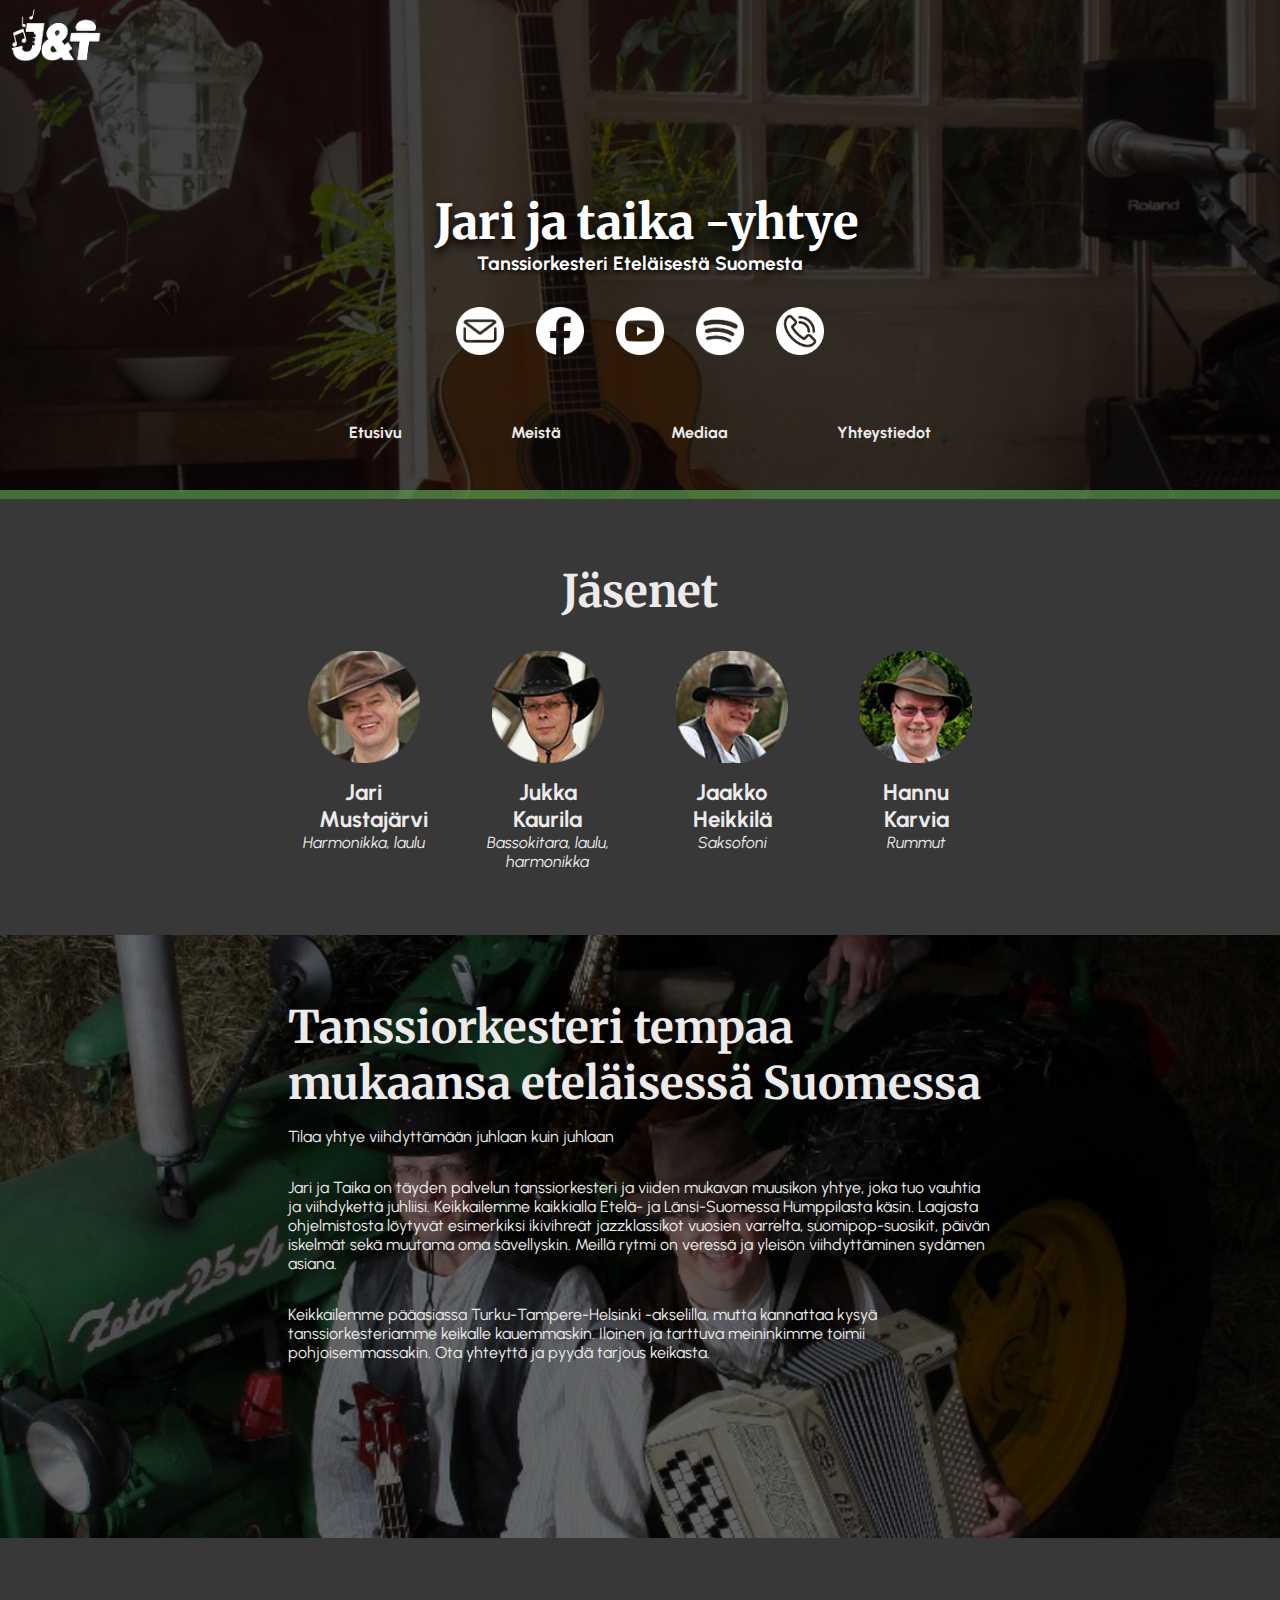
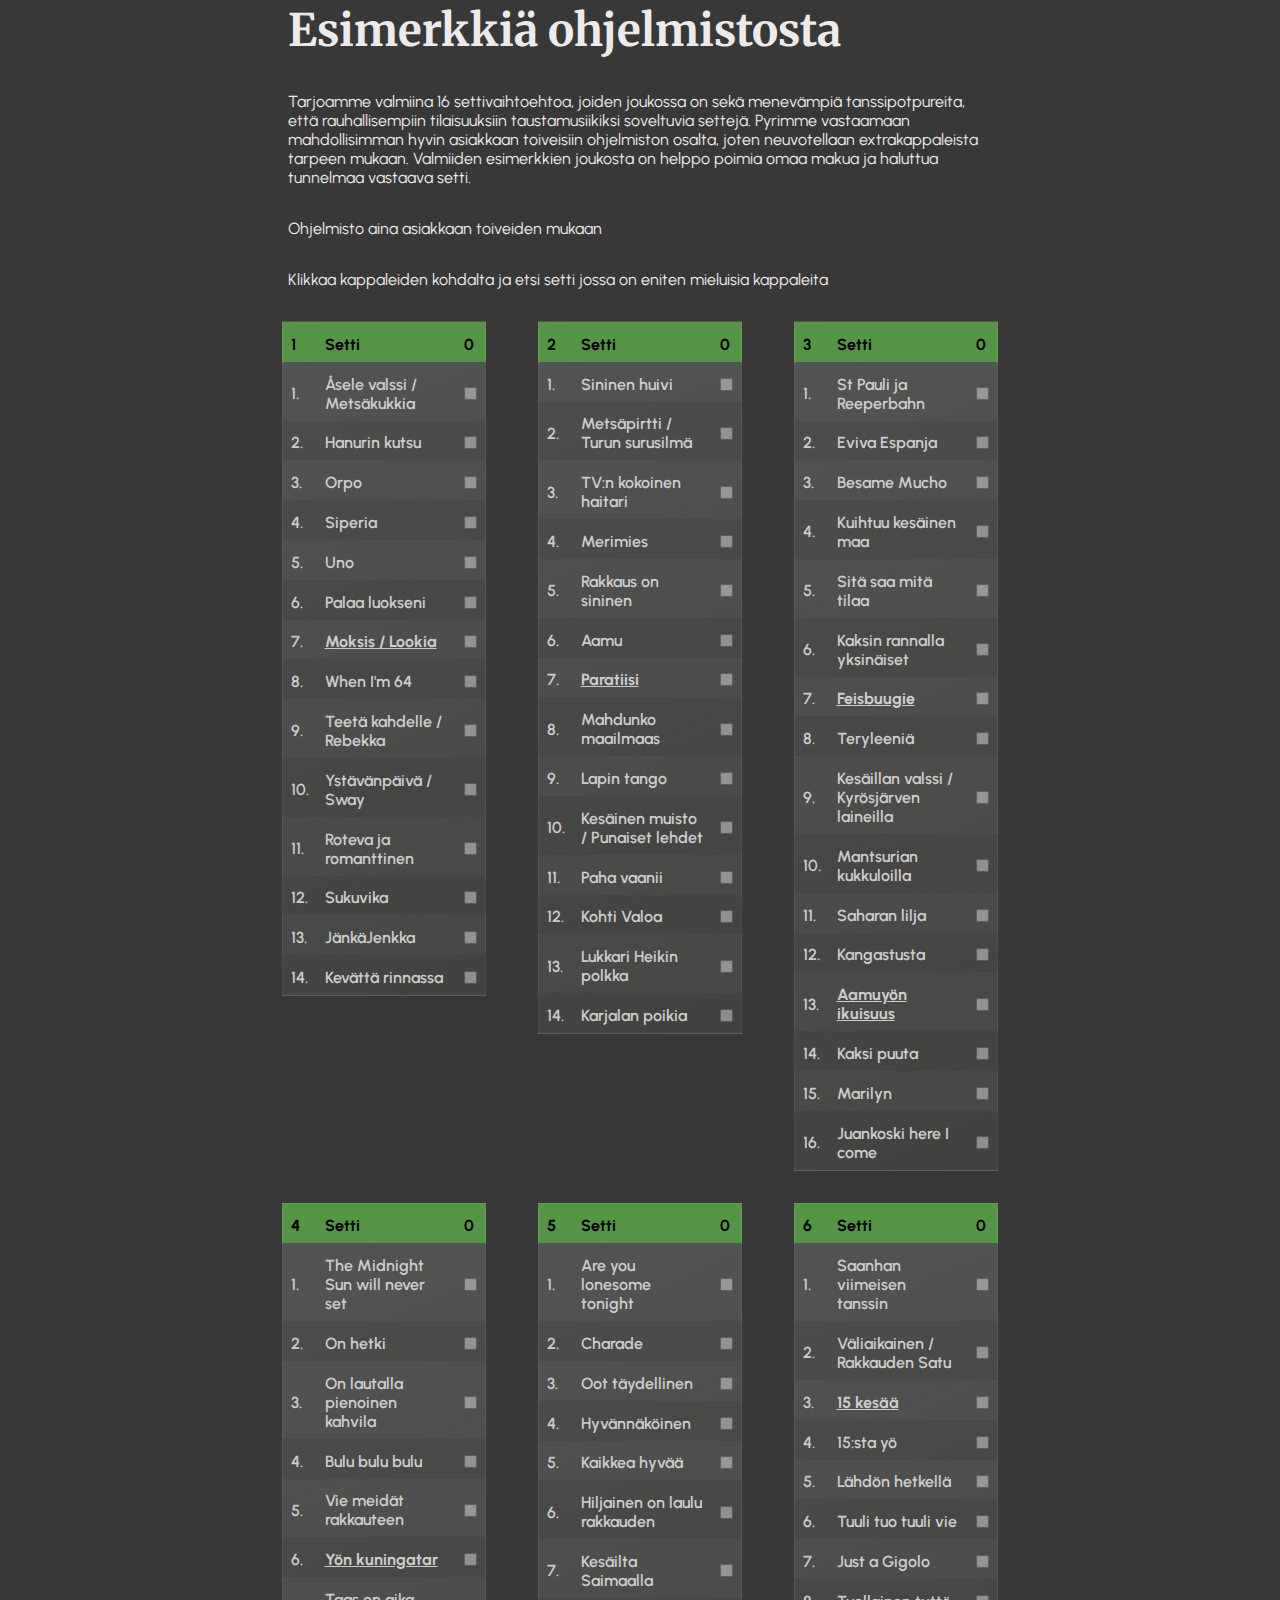
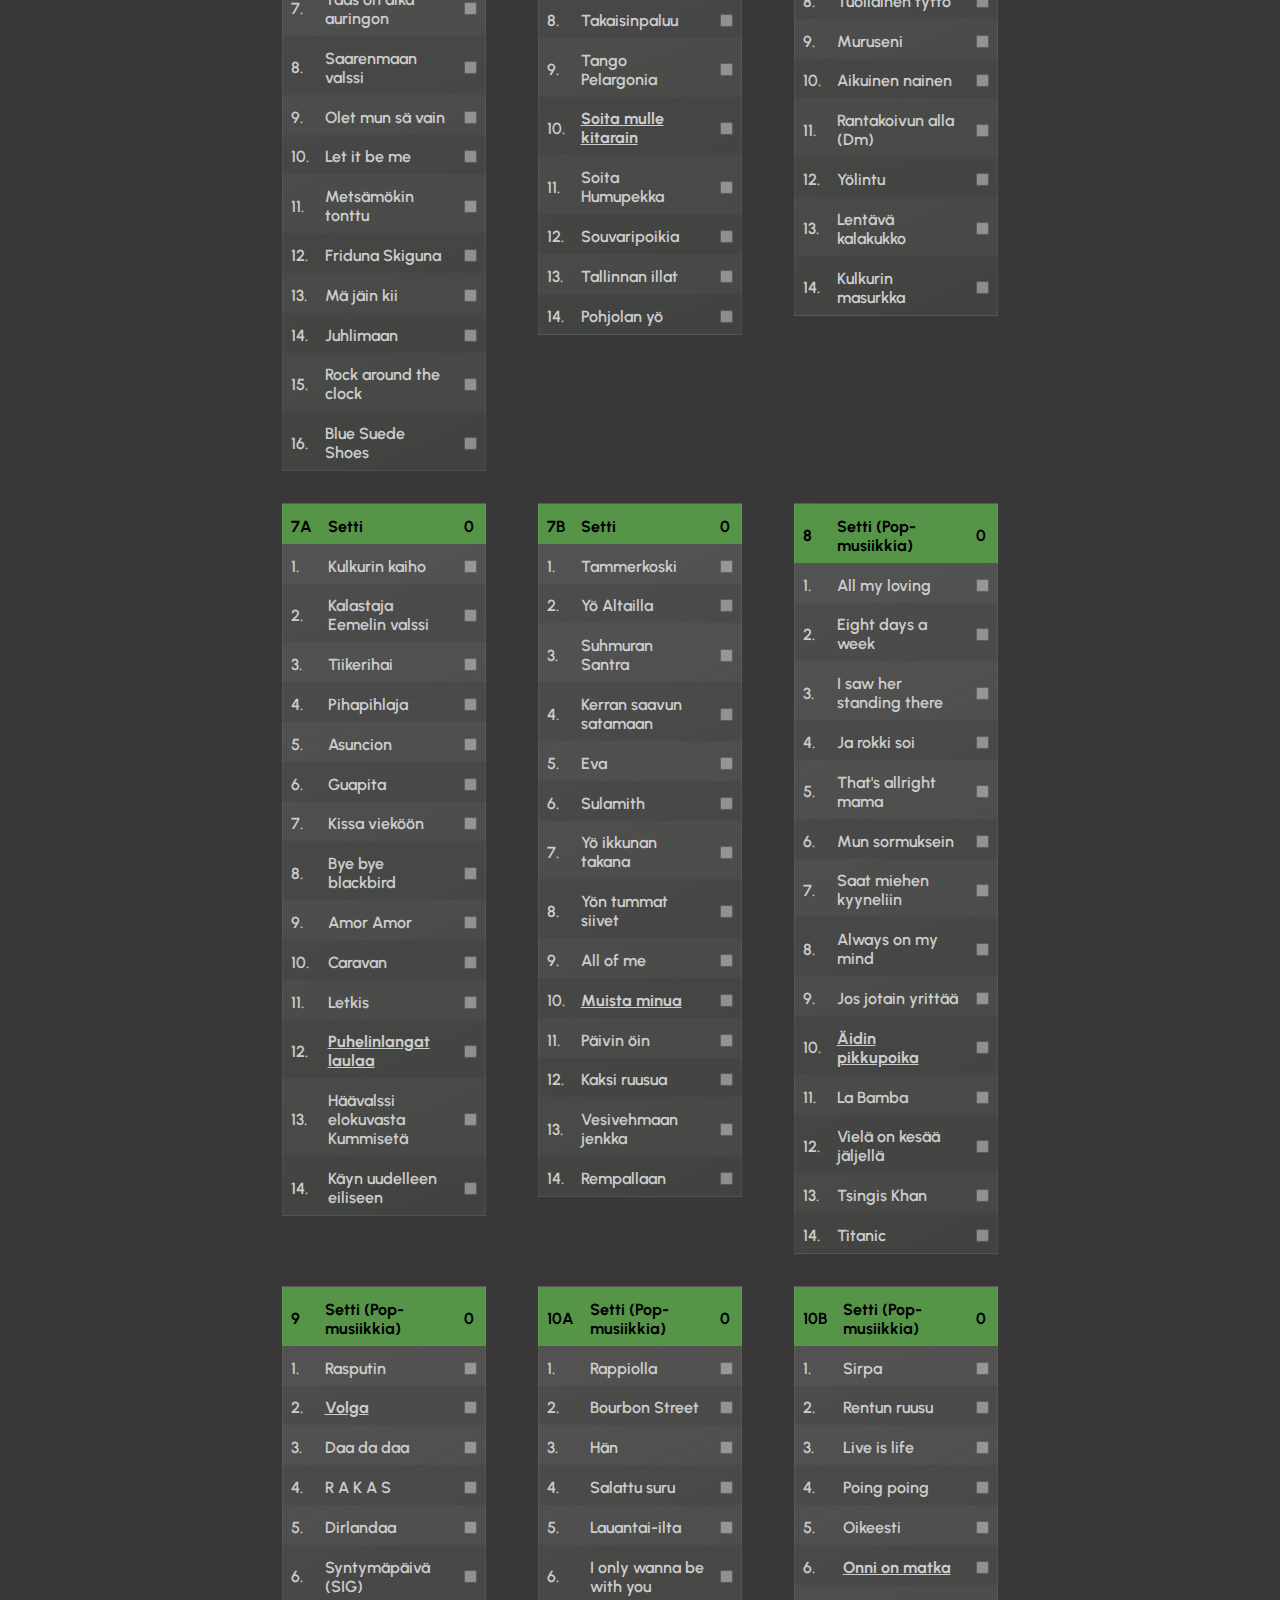
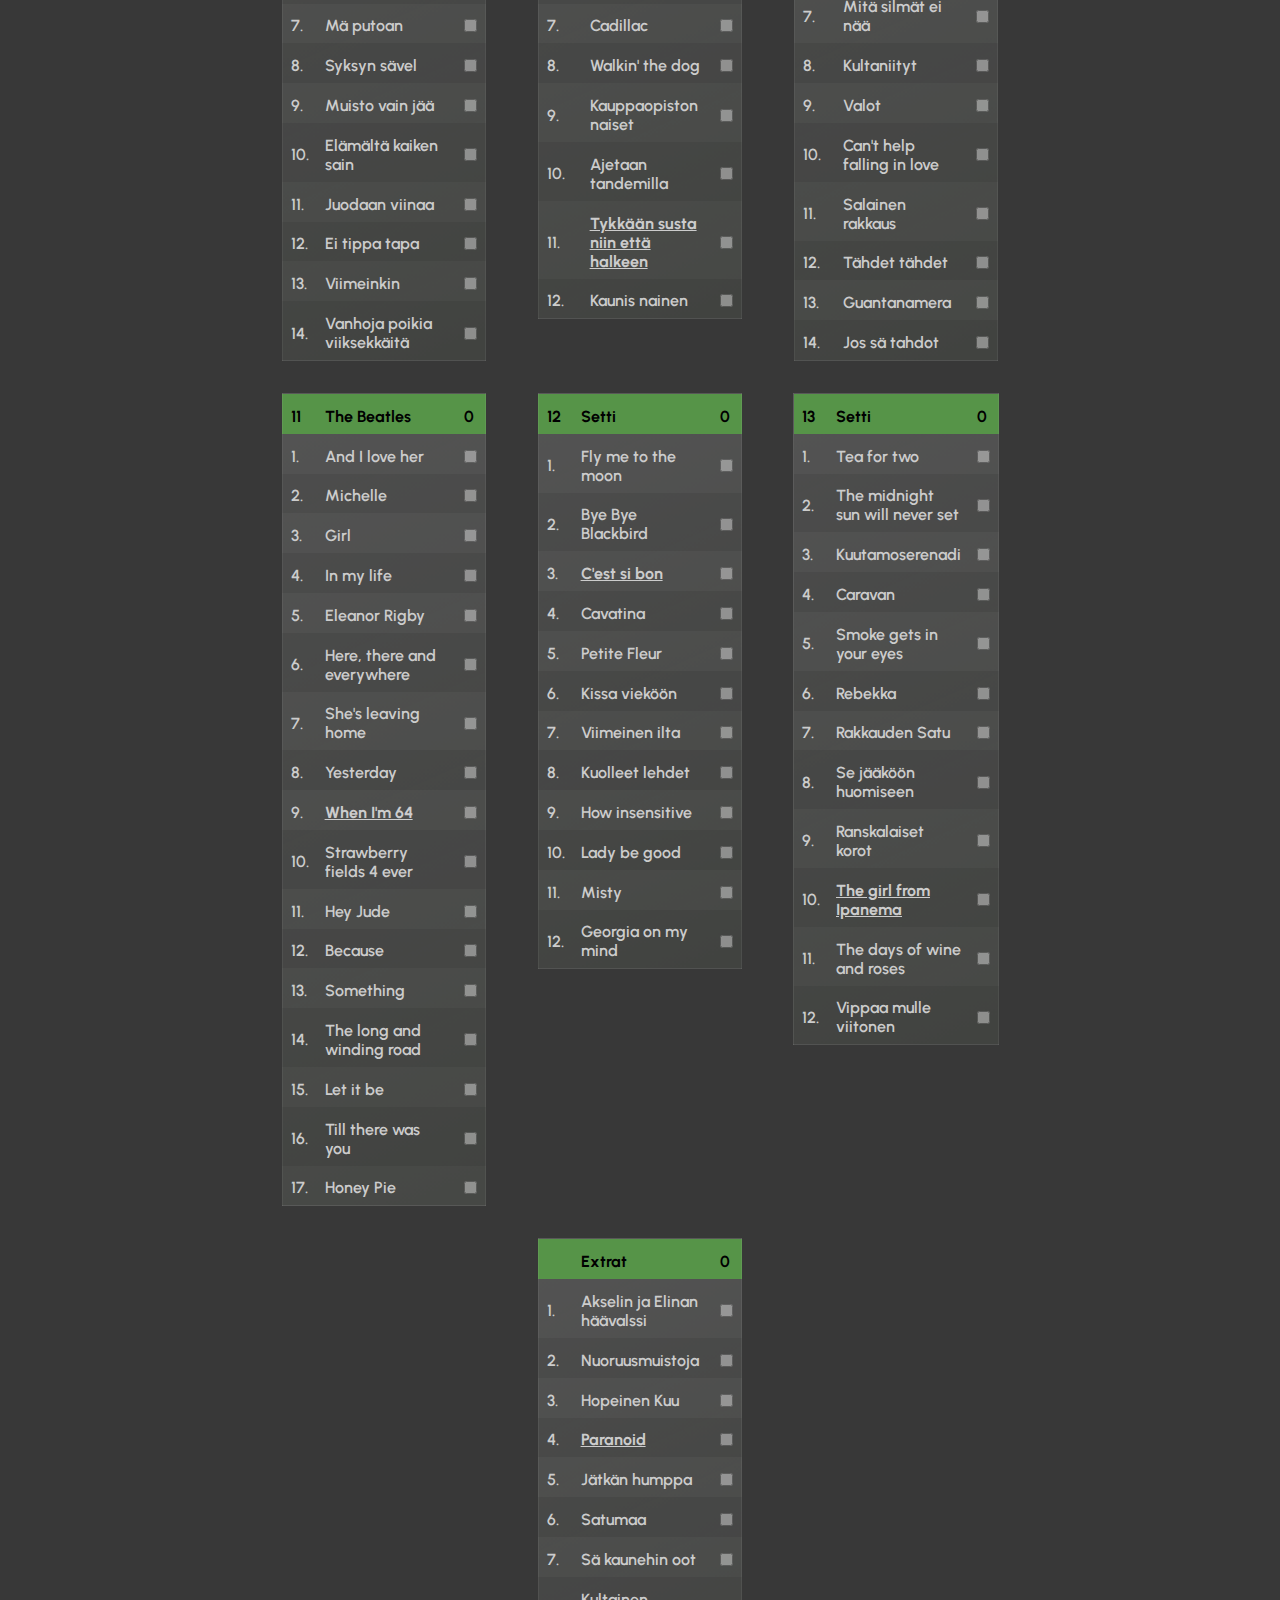
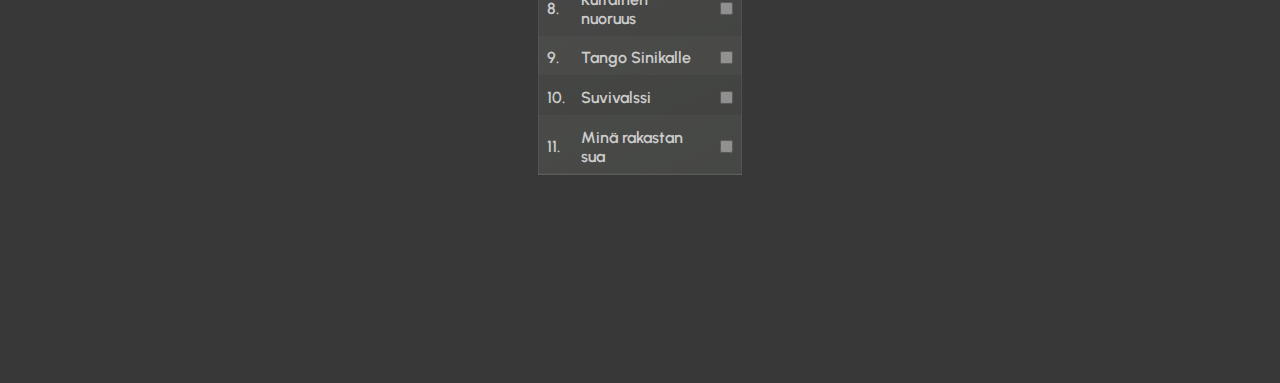
<file: projektitehtava/index.html>
<!DOCTYPE html>

<html lang="fi">


    <head>
        <meta charset="UTF-8">
        <title>Jari ja Taika - Etusivu</title>
        <link rel="stylesheet" href="css/stylestructure.css">
        <link rel="stylesheet" href="css/mediaquery.css">
        <meta name="viewport" content="width=device-width, initial-scale=1.0">
        <link rel="shortcut icon" type="image/svg" href="kuvat/JT-logo-square.svg">
        <link rel="preconnect" href="https://fonts.googleapis.com">
        <link rel="preconnect" href="https://fonts.gstatic.com" crossorigin>
        <link href="https://fonts.googleapis.com/css2?family=Merriweather:ital,wght@0,400;0,700;0,900;1,400;1,700&family=Urbanist:ital,wght@0,100;0,400;0,500;0,600;0,700;0,800;0,900;1,100;1,400;1,500;1,600;1,700;1,800;1,900&display=swap" rel="stylesheet">
    </head>


    <body>
        <header>
                <img class="pikkulogo" src="kuvat/JT-logo_dropshadow.png" alt="bändilogo">
                <h1>Jari ja taika -yhtye</h1>
                <h2>Tanssi&shy;orkesteri Eteläisestä Suomesta</h2>
                <div class="somerivi">
                    <a href="mailto:jaritaika@gmail.com" target="_blank"><img src="kuvat/icons/email.png" alt="email kuvake"></a>
                    <a href="https://www.facebook.com/JariTaika-191704827574713/" target="_blank"><img src="kuvat/icons/facebook.png" alt="facebook kuvake"></a>
                    <a href="https://www.youtube.com/watch?v=qCy4LEl-n7g" target="_blank"><img src="kuvat/icons/youtube.png" alt="youtube kuvake"></a>
                    <a href="https://open.spotify.com/artist/3AXzj9CsJxWYHX9IXtlFT2?si=FiyBx59sQwOPwewxCKpl7Q" target="_blank" class="spotifyheader"><img src="kuvat/icons/spotify.png" alt="spotify kuvake" class="spotifyheader"></a>
                    <a href="tel:+358407102496" target="_blank" class="puhelinheader"><img src="kuvat/icons/puhelin.png" alt="puhelin kuvake" class="puhelinheader"></a>
                </div>
                <div class="innercontainer">
                <div class="hamburger"></div>
            <nav class="hidden">
                <ul>
                    <li><a href="index.html">Etusivu</a></li>
                    <li><a href="meista.html">Meistä</a></li>
                    <li><a href="mediaa.html">Mediaa</a></li>
                    <li><a href="yhteystiedot.html">Yhteystiedot</a></li>
                </ul>
            </nav>
        </div>
        </header>

        <div class="maincontainer">

        <article class="pallokuvat">
            <div class="innercontainer">
            <h2>Jäsenet</h2>

            <div class="subcontainer">
            <div id="jari">
                <a href="meista.html#jaribio"><img src="kuvat/jarinaama.png" alt="Jari naamakuva"></a>
                <h3>Jari Mustajärvi</h3>
                <p class="roolietusivu">Harmonikka, laulu</p>
            </div>

            <div id="jukka">
                <a href="meista.html#jukkabio"><img src="kuvat/jukkanaama.png" alt="Jukka naamakuva"></a>
                <h3>Jukka Kaurila</h3>
                <p class="roolietusivu">Bassokitara, laulu, harmonikka</p>
            </div>

            <div id="jaakko">
                <a href="meista.html#jaakkobio"><img src="kuvat/jaakkonaama.png" alt="jaakko naamakuva"></a>
                <h3>Jaakko Heikkilä</h3>
                <p class="roolietusivu">Saksofoni</p>
            </div>

            <div id="hannu">
                <a href="meista.html#hannubio"><img src="kuvat/hannunaama.png" alt="Hannu naamakuva"></a>
                <h3>Hannu Karvia</h3>
                <p class="roolietusivu">Rummut</p>
            </div>
            </div>
            </div>
        </article>

        <article class="infoa">
            <div class="innercontainer">
            <h2>Tanssi&shy;orkesteri tempaa mukaansa eteläisessä Suomessa</h2>
            <p>Tilaa yhtye viihdyttämään juhlaan kuin juhlaan</p>
            <p>Jari ja Taika on täyden palvelun 
                tanssiorkesteri ja viiden mukavan muusikon yhtye, joka tuo vauhtia ja viihdykettä 
                juhliisi. Keikkailemme kaikkialla Etelä- ja Länsi-Suomessa Humppilasta käsin. 
                Laajasta ohjelmistosta löytyvät esimerkiksi ikivihreät jazzklassikot vuosien varrelta, 
                suomipop-suosikit, päivän iskelmät sekä muutama oma sävellyskin. Meillä rytmi on 
                veressä ja yleisön viihdyttäminen sydämen asiana.
                    </p>
            <p>Keikkailemme pääasiassa Turku-Tampere-Helsinki -akselilla, mutta kannattaa kysyä tanssiorkesteriamme 
                keikalle kauemmaskin. Iloinen ja tarttuva meininkimme toimii pohjoisemmassakin. Ota yhteyttä ja 
                pyydä tarjous keikasta.</p>
            </div>
        </article>

        <article id="ohjelmistosetti">
            <div class="innercontainer">
                <h2>Esimer&shy;kkiä ohjelmistosta</h2> <br>
                <p>Tarjoamme valmiina 16 settivaihtoehtoa, joiden joukossa on sekä menevämpiä tanssipotpureita, että 
                rauhallisempiin tilaisuuksiin taustamusiikiksi soveltuvia settejä. Pyrimme vastaamaan mahdollisimman 
                hyvin asiakkaan toiveisiin ohjelmiston osalta, joten neuvotellaan extrakappaleista tarpeen mukaan. 
                Valmiiden esimerkkien joukosta on helppo poimia omaa makua ja haluttua tunnelmaa vastaava setti.</p>
                <p>Ohjelmisto aina asiakkaan toiveiden mukaan</p>
                <p>Klikkaa kappaleiden kohdalta ja etsi setti jossa on eniten mieluisia kappaleita</p>
            <div id="excel">
            <div class="ohjelmistotable">
            <table>
                <tr>
                    <th>1</th><th id="setti">Setti</th><th id="laskuri" class="counter">0</th>
                </tr>
                <tr> <td>1.</td> <td>Åsele valssi / Metsäkukkia</td><td><input type="checkbox" name="loota"/></td> </tr>
                <tr> <td>2.</td> <td>Hanurin kutsu</td><td><input type="checkbox" name="loota"/></td> </tr>
                <tr> <td>3.</td> <td>Orpo</td><td><input type="checkbox" name="loota"/></td> </tr>
                <tr> <td>4.</td> <td>Siperia</td><td><input type="checkbox" name="loota"/></td> </tr>
                <tr> <td>5.</td> <td>Uno</td><td><input type="checkbox" name="loota"/></td> </tr>
                <tr> <td>6.</td> <td>Palaa luokseni</td><td><input type="checkbox" name="loota"/></td> </tr>
                <tr> <td>7.</td> <td><a href="https://open.spotify.com/track/6EdFBAHlCQqE1TsAvqMRBr?si=f6db8ff2dc47470a" target="_blank">Moksis / Lookia</a></td><td><input type="checkbox" name="loota"/></td> </tr>
                <tr> <td>8.</td> <td>When I'm 64</td><td><input type="checkbox" name="loota"/></td> </tr>
                <tr> <td>9.</td> <td>Teetä kahdelle / Rebekka</td><td><input type="checkbox" name="loota"/></td> </tr>
                <tr> <td>10.</td> <td>Ystävänpäivä / Sway</td><td><input type="checkbox" name="loota"/></td> </tr>
                <tr> <td>11.</td> <td>Roteva ja romanttinen</td><td><input type="checkbox" name="loota"/></td> </tr>
                <tr> <td>12.</td> <td>Sukuvika</td><td><input type="checkbox" name="loota"/></td> </tr>
                <tr> <td>13.</td> <td>JänkäJenkka</td><td><input type="checkbox" name="loota"/></td> </tr>
                <tr> <td>14.</td> <td>Kevättä rinnassa</td><td><input type="checkbox" name="loota"/></td> </tr>
            </table>
            </div>

            <div class="ohjelmistotable">
                <table>
                    <tr>
                        <th>2</th><th>Setti</th><th id="laskuri2" class="counter">0</th>
                    </tr>
                    <tr> <td>1.</td> <td>Sininen huivi</td><td><input type="checkbox" name="setti2"/></td> </tr>
                    <tr> <td>2.</td> <td>Metsäpirtti / Turun surusilmä</td><td><input type="checkbox" name="setti2"/></td> </tr>
                    <tr> <td>3.</td> <td>TV:n kokoinen haitari</td><td><input type="checkbox" name="setti2"/></td> </tr>
                    <tr> <td>4.</td> <td>Merimies</td><td><input type="checkbox" name="setti2"/></td> </tr>
                    <tr> <td>5.</td> <td>Rakkaus on sininen</td><td><input type="checkbox" name="setti2"/></td> </tr>
                    <tr> <td>6.</td> <td>Aamu</td><td><input type="checkbox" name="setti2"/></td> </tr>
                    <tr> <td>7.</td> <td><a href="https://www.youtube.com/watch?v=FJG76l345E4" target="_blank">Paratiisi</a></td><td><input type="checkbox" name="setti2"/></td> </tr>
                    <tr> <td>8.</td> <td>Mahdunko maailmaas</td><td><input type="checkbox" name="setti2"/></td> </tr>
                    <tr> <td>9.</td> <td>Lapin tango</td><td><input type="checkbox" name="setti2"/></td> </tr>
                    <tr> <td>10.</td> <td>Kesäinen muisto / Punaiset lehdet</td><td><input type="checkbox" name="setti2"/></td> </tr>
                    <tr> <td>11.</td> <td>Paha vaanii</td><td><input type="checkbox" name="setti2"/></td> </tr>
                    <tr> <td>12.</td> <td>Kohti Valoa</td><td><input type="checkbox" name="setti2"/></td> </tr>
                    <tr> <td>13.</td> <td>Lukkari Heikin polkka</td><td><input type="checkbox" name="setti2"/></td> </tr>
                    <tr> <td>14.</td> <td>Karjalan poikia</td><td><input type="checkbox" name="setti2"/></td> </tr>
                </table>
                </div>

            <div class="ohjelmistotable">
                <table>
                    <tr>
                        <th>3</th><th>Setti</th><th id="laskuri3" class="counter">0</th>
                    </tr>
                    <tr> <td>1.</td> <td>St Pauli ja Reeperbahn</td><td><input type="checkbox" name="setti3"/></td> </tr>
                    <tr> <td>2.</td> <td>Eviva Espanja</td><td><input type="checkbox" name="setti3"/></td> </tr>
                    <tr> <td>3.</td> <td>Besame Mucho</td><td><input type="checkbox" name="setti3"/></td> </tr>
                    <tr> <td>4.</td> <td>Kuihtuu kesäinen maa</td><td><input type="checkbox" name="setti3"/></td> </tr>
                    <tr> <td>5.</td> <td>Sitä saa mitä tilaa</td><td><input type="checkbox" name="setti3"/></td> </tr>
                    <tr> <td>6.</td> <td>Kaksin rannalla yksinäiset</td><td><input type="checkbox" name="setti3"/></td> </tr>
                    <tr> <td>7.</td> <td><a href="https://open.spotify.com/track/1IRDWWuCFuwPLVmnSE2Uhm?si=674030b073be4b9e" target="_blank">Feisbuugie</a></td><td><input type="checkbox" name="setti3"/></td> </tr>
                    <tr> <td>8.</td> <td>Teryleeniä</td><td><input type="checkbox" name="setti3"/></td> </tr>
                    <tr> <td>9.</td> <td>Kesäillan valssi / Kyrösjärven laineilla</td><td><input type="checkbox" name="setti3"/></td> </tr>
                    <tr> <td>10.</td> <td>Mantsurian kukkuloilla</td><td><input type="checkbox" name="setti3"/></td> </tr>
                    <tr> <td>11.</td> <td>Saharan lilja</td><td><input type="checkbox" name="setti3"/></td> </tr>
                    <tr> <td>12.</td> <td>Kangastusta</td><td><input type="checkbox" name="setti3"/></td> </tr>
                    <tr> <td>13.</td> <td><a href="https://open.spotify.com/track/1IRDWWuCFuwPLVmnSE2Uhm?si=674030b073be4b9e" target="_blank">Aamuyön ikuisuus</a></td><td><input type="checkbox" name="setti3"/></td> </tr>
                    <tr> <td>14.</td> <td>Kaksi puuta</td><td><input type="checkbox" name="setti3"/></td> </tr>
                    <tr> <td>15.</td> <td>Marilyn</td><td><input type="checkbox" name="setti3"/></td> </tr>
                    <tr> <td>16.</td> <td>Juankoski here I come</td><td><input type="checkbox" name="setti3"/></td> </tr>
                </table>
            </div>

            <div class="ohjelmistotable">
                <table>
                    <tr>
                        <th>4</th><th>Setti</th><th id="laskuri4" class="counter">0</th>
                    </tr>
                    <tr> <td>1.</td> <td>The Midnight Sun will never set</td><td><input type="checkbox" name="setti4"/></td> </tr>
                    <tr> <td>2.</td> <td>On hetki</td><td><input type="checkbox" name="setti4"/></td> </tr>
                    <tr> <td>3.</td> <td>On lautalla pienoinen kahvila</td><td><input type="checkbox" name="setti4"/></td> </tr>
                    <tr> <td>4.</td> <td>Bulu bulu bulu</td><td><input type="checkbox" name="setti4"/></td> </tr>
                    <tr> <td>5.</td> <td>Vie meidät rakkauteen</td><td><input type="checkbox" name="setti4"/></td> </tr>
                    <tr> <td>6.</td> <td><a href="https://www.youtube.com/watch?v=Hr-Oc_vc6mk" target="_blank">Yön kuningatar</a></td><td><input type="checkbox" name="setti4"/></td> </tr>
                    <tr> <td>7.</td> <td>Taas on aika auringon</td><td><input type="checkbox" name="setti4"/></td> </tr>
                    <tr> <td>8.</td> <td>Saarenmaan valssi</td><td><input type="checkbox" name="setti4"/></td> </tr>
                    <tr> <td>9.</td> <td>Olet mun sä vain</td><td><input type="checkbox" name="setti4"/></td> </tr>
                    <tr> <td>10.</td> <td>Let it be me</td><td><input type="checkbox" name="setti4"/></td> </tr>
                    <tr> <td>11.</td> <td>Metsämökin tonttu</td><td><input type="checkbox" name="setti4"/></td> </tr>
                    <tr> <td>12.</td> <td>Friduna Skiguna</td><td><input type="checkbox" name="setti4"/></td> </tr>
                    <tr> <td>13.</td> <td>Mä jäin kii </td><td><input type="checkbox" name="setti4"/></td> </tr>
                    <tr> <td>14.</td> <td>Juhlimaan</td><td><input type="checkbox" name="setti4"/></td> </tr>
                    <tr> <td>15.</td> <td>Rock around the clock</td><td><input type="checkbox" name="setti4"/></td> </tr>
                    <tr> <td>16.</td> <td>Blue Suede Shoes</td><td><input type="checkbox" name="setti4"/></td> </tr>
                </table>
            </div>

            <div class="ohjelmistotable">
                <table>
                    <tr>
                        <th>5</th><th>Setti</th><th id="laskuri5" class="counter">0</th>
                    </tr>
                    <tr> <td>1.</td> <td>Are you lonesome tonight</td><td><input type="checkbox" name="setti5"/></td> </tr>
                    <tr> <td>2.</td> <td>Charade</td><td><input type="checkbox" name="setti5"/></td> </tr>
                    <tr> <td>3.</td> <td>Oot täydellinen</td><td><input type="checkbox" name="setti5"/></td> </tr>
                    <tr> <td>4.</td> <td>Hyvännäköinen</td><td><input type="checkbox" name="setti5"/></td> </tr>
                    <tr> <td>5.</td> <td>Kaikkea hyvää</td><td><input type="checkbox" name="setti5"/></td> </tr>
                    <tr> <td>6.</td> <td>Hiljainen on laulu rakkauden</td><td><input type="checkbox" name="setti5"/></td> </tr>
                    <tr> <td>7.</td> <td>Kesäilta Saimaalla</td><td><input type="checkbox" name="setti5"/></td> </tr>
                    <tr> <td>8.</td> <td>Takaisinpaluu</td><td><input type="checkbox" name="setti5"/></td> </tr>
                    <tr> <td>9.</td> <td>Tango Pelargonia</td><td><input type="checkbox" name="setti5"/></td> </tr>
                    <tr> <td>10.</td> <td><a href="https://www.youtube.com/watch?v=bTyv4LnOgio" target="_blank">Soita mulle kitarain</a></td><td><input type="checkbox" name="setti5"/></td> </tr>
                    <tr> <td>11.</td> <td>Soita Humupekka</td><td><input type="checkbox" name="setti5"/></td> </tr>
                    <tr> <td>12.</td> <td>Souvaripoikia</td><td><input type="checkbox" name="setti5"/></td> </tr>
                    <tr> <td>13.</td> <td>Tallinnan illat</td><td><input type="checkbox" name="setti5"/></td> </tr>
                    <tr> <td>14.</td> <td>Pohjolan yö</td><td><input type="checkbox" name="setti5"/></td> </tr>
                </table>
            </div>

            <div class="ohjelmistotable">
                <table>
                    <tr>
                        <th>6</th><th>Setti</th><th id="laskuri6" class="counter">0</th>
                    </tr>
                    <tr> <td>1.</td> <td>Saanhan viimeisen tanssin</td><td><input type="checkbox" name="setti6"/></td> </tr>
                    <tr> <td>2.</td> <td>Väliaikainen / Rakkauden Satu</td><td><input type="checkbox" name="setti6"/></td> </tr>
                    <tr> <td>3.</td> <td><a href="https://www.youtube.com/watch?v=fteG45pyCeE" target="_blank">15 kesää</a></td><td><input type="checkbox" name="setti6"/></td> </tr>
                    <tr> <td>4.</td> <td>15:sta yö</td><td><input type="checkbox" name="setti6"/></td> </tr>
                    <tr> <td>5.</td> <td>Lähdön hetkellä</td><td><input type="checkbox" name="setti6"/></td> </tr>
                    <tr> <td>6.</td> <td>Tuuli tuo tuuli vie</td><td><input type="checkbox" name="setti6"/></td> </tr>
                    <tr> <td>7.</td> <td>Just a Gigolo</td><td><input type="checkbox" name="setti6"/></td> </tr>
                    <tr> <td>8.</td> <td>Tuollainen tyttö</td><td><input type="checkbox" name="setti6"/></td> </tr>
                    <tr> <td>9.</td> <td>Muruseni</td><td><input type="checkbox" name="setti6"/></td> </tr>
                    <tr> <td>10.</td> <td>Aikuinen nainen</td><td><input type="checkbox" name="setti6"/></td> </tr>
                    <tr> <td>11.</td> <td>Rantakoivun alla (Dm)</td><td><input type="checkbox" name="setti6"/></td> </tr>
                    <tr> <td>12.</td> <td>Yölintu</td><td><input type="checkbox" name="setti6"/></td> </tr>
                    <tr> <td>13.</td> <td>Lentävä kalakukko</td><td><input type="checkbox" name="setti6"/></td> </tr>
                    <tr> <td>14.</td> <td>Kulkurin masurkka</td><td><input type="checkbox" name="setti6"/></td> </tr>
                </table>
            </div>

            <div class="ohjelmistotable">
                <table>
                    <tr>
                        <th>7A</th><th>Setti</th><th id="laskuri7A" class="counter">0</th>
                    </tr>
                    <tr> <td>1.</td> <td>Kulkurin kaiho</td><td><input type="checkbox" name="setti7A"/></td> </tr>
                    <tr> <td>2.</td> <td>Kalastaja Eemelin valssi</td><td><input type="checkbox" name="setti7A"/></td> </tr>
                    <tr> <td>3.</td> <td>Tiikerihai</td><td><input type="checkbox" name="setti7A"/></td> </tr>
                    <tr> <td>4.</td> <td>Pihapihlaja</td><td><input type="checkbox" name="setti7A"/></td> </tr>
                    <tr> <td>5.</td> <td>Asuncion</td><td><input type="checkbox" name="setti7A"/></td> </tr>
                    <tr> <td>6.</td> <td>Guapita</td><td><input type="checkbox" name="setti7A"/></td> </tr>
                    <tr> <td>7.</td> <td>Kissa vieköön</td><td><input type="checkbox" name="setti7A"/></td> </tr>
                    <tr> <td>8.</td> <td>Bye bye blackbird</td><td><input type="checkbox" name="setti7A"/></td> </tr>
                    <tr> <td>9.</td> <td>Amor Amor</td><td><input type="checkbox" name="setti7A"/></td> </tr>
                    <tr> <td>10.</td> <td>Caravan</td><td><input type="checkbox" name="setti7A"/></td> </tr>
                    <tr> <td>11.</td> <td>Letkis</td><td><input type="checkbox" name="setti7A"/></td> </tr>
                    <tr> <td>12.</td> <td><a href="https://www.youtube.com/watch?v=dt16foNcXao" target="_blank">Puhelinlangat laulaa</a></td><td><input type="checkbox" name="setti7A"/></td> </tr>
                    <tr> <td>13.</td> <td>Häävalssi elokuvasta Kummisetä</td><td><input type="checkbox" name="setti7A"/></td> </tr>
                    <tr> <td>14.</td> <td>Käyn uudelleen eiliseen</td><td><input type="checkbox" name="setti7A"/></td> </tr>
                </table>
            </div>

            <div class="ohjelmistotable">
                <table>
                    <tr>
                        <th>7B</th><th>Setti</th><th id="laskuri7B" class="counter">0</th>
                    </tr>
                    <tr> <td>1.</td> <td>Tammerkoski</td><td><input type="checkbox" name="setti7B"/></td> </tr>
                    <tr> <td>2.</td> <td>Yö Altailla</td><td><input type="checkbox" name="setti7B"/></td> </tr>
                    <tr> <td>3.</td> <td>Suhmuran Santra</td><td><input type="checkbox" name="setti7B"/></td> </tr>
                    <tr> <td>4.</td> <td>Kerran saavun satamaan</td><td><input type="checkbox" name="setti7B"/></td> </tr>
                    <tr> <td>5.</td> <td>Eva</td><td><input type="checkbox" name="setti7B"/></td> </tr>
                    <tr> <td>6.</td> <td>Sulamith</td><td><input type="checkbox" name="setti7B"/></td> </tr>
                    <tr> <td>7.</td> <td>Yö ikkunan takana</td><td><input type="checkbox" name="setti7B"/></td> </tr>
                    <tr> <td>8.</td> <td>Yön tummat siivet</td><td><input type="checkbox" name="setti7B"/></td> </tr>
                    <tr> <td>9.</td> <td>All of me</td><td><input type="checkbox" name="setti7B"/></td> </tr>
                    <tr> <td>10.</td> <td><a href="https://www.youtube.com/watch?v=p8cAB34ZajA" target="_blank">Muista minua</a></td><td><input type="checkbox" name="setti7B"/></td> </tr>
                    <tr> <td>11.</td> <td>Päivin öin</td><td><input type="checkbox" name="setti7B"/></td> </tr>
                    <tr> <td>12.</td> <td>Kaksi ruusua</td><td><input type="checkbox" name="setti7B"/></td> </tr>
                    <tr> <td>13.</td> <td>Vesivehmaan jenkka</td><td><input type="checkbox" name="setti7B"/></td> </tr>
                    <tr> <td>14.</td> <td>Rempallaan</td><td><input type="checkbox" name="setti7B"/></td> </tr>
                </table>
            </div>

            <div class="ohjelmistotable">
                <table>
                    <tr>
                        <th>8</th><th>Setti (Pop-musiikkia)</th><th id="laskuri8" class="counter">0</th>
                    </tr>
                    <tr> <td>1.</td> <td>All my loving</td><td><input type="checkbox" name="setti8"/></td> </tr>
                    <tr> <td>2.</td> <td>Eight days a week</td><td><input type="checkbox" name="setti8"/></td> </tr>
                    <tr> <td>3.</td> <td>I saw her standing there</td><td><input type="checkbox" name="setti8"/></td> </tr>
                    <tr> <td>4.</td> <td>Ja rokki soi</td><td><input type="checkbox" name="setti8"/></td> </tr>
                    <tr> <td>5.</td> <td>That's allright mama</td><td><input type="checkbox" name="setti8"/></td> </tr>
                    <tr> <td>6.</td> <td>Mun sormuksein</td><td><input type="checkbox" name="setti8"/></td> </tr>
                    <tr> <td>7.</td> <td>Saat miehen kyyneliin</td><td><input type="checkbox" name="setti8"/></td> </tr>
                    <tr> <td>8.</td> <td>Always on my mind</td><td><input type="checkbox" name="setti8"/></td> </tr>
                    <tr> <td>9.</td> <td>Jos jotain yrittää</td><td><input type="checkbox" name="setti8"/></td> </tr>
                    <tr> <td>10.</td> <td><a href="https://www.youtube.com/watch?v=fdwdPVxU4s0" target="_blank">Äidin pikkupoika</a></td><td><input type="checkbox" name="setti8"/></td> </tr>
                    <tr> <td>11.</td> <td>La Bamba</td><td><input type="checkbox" name="setti8"/></td> </tr>
                    <tr> <td>12.</td> <td>Vielä on kesää jäljellä</td><td><input type="checkbox" name="setti8"/></td> </tr>
                    <tr> <td>13.</td> <td>Tsingis Khan </td><td><input type="checkbox" name="setti8"/></td> </tr>
                    <tr> <td>14.</td> <td>Titanic</td><td><input type="checkbox" name="setti8"/></td> </tr>
                </table>
            </div>

            <div class="ohjelmistotable">
                <table>
                    <tr>
                        <th>9</th><th>Setti (Pop-musiikkia)</th><th id="laskuri9" class="counter">0</th>
                    </tr>
                    <tr> <td>1.</td> <td>Rasputin</td><td><input type="checkbox" name="setti9"/></td> </tr>
                    <tr> <td>2.</td> <td><a href="https://www.youtube.com/watch?v=odLUseB_Pk4" target="_blank">Volga</a></td><td><input type="checkbox" name="setti9"/></td> </tr>
                    <tr> <td>3.</td> <td>Daa da daa</td><td><input type="checkbox" name="setti9"/></td> </tr>
                    <tr> <td>4.</td> <td>R A K A S</td><td><input type="checkbox" name="setti9"/></td> </tr>
                    <tr> <td>5.</td> <td>Dirlandaa</td><td><input type="checkbox" name="setti9"/></td> </tr>
                    <tr> <td>6.</td> <td>Syntymäpäivä (SIG)</td><td><input type="checkbox" name="setti9"/></td> </tr>
                    <tr> <td>7.</td> <td>Mä putoan</td><td><input type="checkbox" name="setti9"/></td> </tr>
                    <tr> <td>8.</td> <td>Syksyn sävel</td><td><input type="checkbox" name="setti9"/></td> </tr>
                    <tr> <td>9.</td> <td>Muisto vain jää</td><td><input type="checkbox" name="setti9"/></td> </tr>
                    <tr> <td>10.</td> <td>Elämältä kaiken sain</td><td><input type="checkbox" name="setti9"/></td> </tr>
                    <tr> <td>11.</td> <td>Juodaan viinaa</td><td><input type="checkbox" name="setti9"/></td> </tr>
                    <tr> <td>12.</td> <td>Ei tippa tapa</td><td><input type="checkbox" name="setti9"/></td> </tr>
                    <tr> <td>13.</td> <td>Viimeinkin</td><td><input type="checkbox" name="setti9"/></td> </tr>
                    <tr> <td>14.</td> <td>Vanhoja poikia viiksekkäitä</td><td><input type="checkbox" name="setti9"/></td> </tr>
                </table>
            </div>

            <div class="ohjelmistotable">
                <table>
                    <tr>
                        <th>10A</th><th>Setti (Pop-musiikkia)</th><th id="laskuri10A" class="counter">0</th>
                    </tr>
                    <tr> <td>1.</td> <td>Rappiolla</td><td><input type="checkbox" name="setti10A"/></td> </tr>
                    <tr> <td>2.</td> <td>Bourbon Street</td><td><input type="checkbox" name="setti10A"/></td> </tr>
                    <tr> <td>3.</td> <td>Hän</td><td><input type="checkbox" name="setti10A"/></td> </tr>
                    <tr> <td>4.</td> <td>Salattu suru</td><td><input type="checkbox" name="setti10A"/></td> </tr>
                    <tr> <td>5.</td> <td>Lauantai-ilta</td><td><input type="checkbox" name="setti10A"/></td> </tr>
                    <tr> <td>6.</td> <td>I only wanna be with you</td><td><input type="checkbox" name="setti10A"/></td> </tr>
                    <tr> <td>7.</td> <td>Cadillac</td><td><input type="checkbox" name="setti10A"/></td> </tr>
                    <tr> <td>8.</td> <td>Walkin' the dog</td><td><input type="checkbox" name="setti10A"/></td> </tr>
                    <tr> <td>9.</td> <td>Kauppaopiston naiset</td><td><input type="checkbox" name="setti10A"/></td> </tr>
                    <tr> <td>10.</td> <td>Ajetaan tandemilla</td><td><input type="checkbox" name="setti10A"/></td> </tr>
                    <tr> <td>11.</td> <td><a href="https://www.youtube.com/watch?v=nsMrcqA7NL0" target="_blank">Tykkään susta niin että halkeen</a></td><td><input type="checkbox" name="setti10A"/></td> </tr>
                    <tr> <td>12.</td> <td>Kaunis nainen</td><td><input type="checkbox" name="setti10A"/></td> </tr>
                </table>
            </div>

            <div class="ohjelmistotable">
                <table>
                    <tr>
                        <th>10B</th><th>Setti (Pop-musiikkia)</th><th id="laskuri10B" class="counter">0</th>
                    </tr>
                    <tr> <td>1.</td> <td>Sirpa</td><td><input type="checkbox" name="setti10B"/></td> </tr>
                    <tr> <td>2.</td> <td>Rentun ruusu</td><td><input type="checkbox" name="setti10B"/></td> </tr>
                    <tr> <td>3.</td> <td>Live is life</td><td><input type="checkbox" name="setti10B"/></td> </tr>
                    <tr> <td>4.</td> <td>Poing poing</td><td><input type="checkbox" name="setti10B"/></td> </tr>
                    <tr> <td>5.</td> <td>Oikeesti</td><td><input type="checkbox" name="setti10B"/></td> </tr>
                    <tr> <td>6.</td> <td><a href="https://open.spotify.com/track/5WqIhdLY2I6wGub9HNYs4Q?si=eb2b426213a84ee6" target="_blank">Onni on matka</a></td><td><input type="checkbox" name="setti10B"/></td> </tr>
                    <tr> <td>7.</td> <td>Mitä silmät ei nää</td><td><input type="checkbox" name="setti10B"/></td> </tr>
                    <tr> <td>8.</td> <td>Kultaniityt</td><td><input type="checkbox" name="setti10B"/></td> </tr>
                    <tr> <td>9.</td> <td>Valot</td><td><input type="checkbox" name="setti10B"/></td> </tr>
                    <tr> <td>10.</td> <td>Can't help falling in love</td><td><input type="checkbox" name="setti10B"/></td> </tr>
                    <tr> <td>11.</td> <td>Salainen rakkaus</td><td><input type="checkbox" name="setti10B"/></td> </tr>
                    <tr> <td>12.</td> <td>Tähdet tähdet</td><td><input type="checkbox" name="setti10B"/></td> </tr>
                    <tr> <td>13.</td> <td>Guantanamera</td><td><input type="checkbox" name="setti10B"/></td> </tr>
                    <tr> <td>14.</td> <td>Jos sä tahdot</td><td><input type="checkbox" name="setti10B"/></td> </tr>
                </table>
            </div>

            <div class="ohjelmistotable">
                <table>
                    <tr>
                        <th>11</th><th>The Beatles</th><th id="laskuri11" class="counter">0</th>
                    </tr>
                    <tr> <td>1.</td> <td>And I love her</td><td><input type="checkbox" name="setti11"/></td> </tr>
                    <tr> <td>2.</td> <td>Michelle</td><td><input type="checkbox" name="setti11"/></td> </tr>
                    <tr> <td>3.</td> <td>Girl</td><td><input type="checkbox" name="setti11"/></td> </tr>
                    <tr> <td>4.</td> <td>In my life</td><td><input type="checkbox" name="setti11"/></td> </tr>
                    <tr> <td>5.</td> <td>Eleanor Rigby</td><td><input type="checkbox" name="setti11"/></td> </tr>
                    <tr> <td>6.</td> <td>Here, there and everywhere</td><td><input type="checkbox" name="setti11"/></td> </tr>
                    <tr> <td>7.</td> <td>She's leaving home</td><td><input type="checkbox" name="setti11"/></td> </tr>
                    <tr> <td>8.</td> <td>Yesterday</td><td><input type="checkbox" name="setti11"/></td> </tr>
                    <tr> <td>9.</td> <td><a href="https://www.youtube.com/watch?v=HCTunqv1Xt4" target="_blank">When I'm 64</a></td><td><input type="checkbox" name="setti11"/></td> </tr>
                    <tr> <td>10.</td> <td>Strawberry fields 4 ever</td><td><input type="checkbox" name="setti11"/></td> </tr>
                    <tr> <td>11.</td> <td>Hey Jude</td><td><input type="checkbox" name="setti11"/></td> </tr>
                    <tr> <td>12.</td> <td>Because</td><td><input type="checkbox" name="setti11"/></td> </tr>
                    <tr> <td>13.</td> <td>Something</td><td><input type="checkbox" name="setti11"/></td> </tr>
                    <tr> <td>14.</td> <td>The long and winding road</td><td><input type="checkbox" name="setti11"/></td> </tr>
                    <tr> <td>15.</td> <td>Let it be</td><td><input type="checkbox" name="setti11"/></td> </tr>
                    <tr> <td>16.</td> <td>Till there was you</td><td><input type="checkbox" name="setti11"/></td> </tr>
                    <tr> <td>17.</td> <td>Honey Pie</td><td><input type="checkbox" name="setti11"/></td> </tr>
                </table>
            </div>

            <div class="ohjelmistotable">
                <table>
                    <tr>
                        <th>12</th><th>Setti</th><th id="laskuri12" class="counter">0</th>
                    </tr>
                    <tr> <td>1.</td> <td>Fly me to the moon</td><td><input type="checkbox" name="setti12"/></td> </tr>
                    <tr> <td>2.</td> <td>Bye Bye Blackbird</td><td><input type="checkbox" name="setti12"/></td> </tr>
                    <tr> <td>3.</td> <td><a href="https://www.youtube.com/watch?v=NWCo5ex40IQ" target="_blank">C'est si bon</a></td><td><input type="checkbox" name="setti12"/></td> </tr>
                    <tr> <td>4.</td> <td>Cavatina</td><td><input type="checkbox" name="setti12"/></td> </tr>
                    <tr> <td>5.</td> <td>Petite Fleur</td><td><input type="checkbox" name="setti12"/></td> </tr>
                    <tr> <td>6.</td> <td>Kissa vieköön</td><td><input type="checkbox" name="setti12"/></td> </tr>
                    <tr> <td>7.</td> <td>Viimeinen ilta</td><td><input type="checkbox" name="setti12"/></td> </tr>
                    <tr> <td>8.</td> <td>Kuolleet lehdet</td><td><input type="checkbox" name="setti12"/></td> </tr>
                    <tr> <td>9.</td> <td>How insensitive</td><td><input type="checkbox" name="setti12"/></td> </tr>
                    <tr> <td>10.</td> <td>Lady be good</td><td><input type="checkbox" name="setti12"/></td> </tr>
                    <tr> <td>11.</td> <td>Misty</td><td><input type="checkbox" name="setti12"/></td> </tr>
                    <tr> <td>12.</td> <td>Georgia on my mind</td><td><input type="checkbox" name="setti12"/></td> </tr>
                </table>
            </div>

            <div class="ohjelmistotable">
                <table>
                    <tr>
                        <th>13</th><th>Setti</th><th id="laskuri13" class="counter">0</th>
                    </tr>
                    <tr> <td>1.</td> <td>Tea for two</td><td><input type="checkbox" name="setti13"/></td> </tr>
                    <tr> <td>2.</td> <td>The midnight sun will never set</td><td><input type="checkbox" name="setti13"/></td> </tr>
                    <tr> <td>3.</td> <td>Kuutamoserenadi</td><td><input type="checkbox" name="setti13"/></td> </tr>
                    <tr> <td>4.</td> <td>Caravan</td><td><input type="checkbox" name="setti13"/></td> </tr>
                    <tr> <td>5.</td> <td>Smoke gets in your eyes</td><td><input type="checkbox" name="setti13"/></td> </tr>
                    <tr> <td>6.</td> <td>Rebekka</td><td><input type="checkbox" name="setti13"/></td> </tr>
                    <tr> <td>7.</td> <td>Rakkauden Satu</td><td><input type="checkbox" name="setti13"/></td> </tr>
                    <tr> <td>8.</td> <td>Se jääköön huomiseen</td><td><input type="checkbox" name="setti13"/></td> </tr>
                    <tr> <td>9.</td> <td>Ranskalaiset korot</td><td><input type="checkbox" name="setti13"/></td> </tr>
                    <tr> <td>10.</td> <td><a href="https://www.youtube.com/watch?v=mD6pbCSeWLs" target="_blank">The girl from Ipanema</a></td><td><input type="checkbox" name="setti13"/></td> </tr>
                    <tr> <td>11.</td> <td>The days of wine and roses</td><td><input type="checkbox" name="setti13"/></td> </tr>
                    <tr> <td>12.</td> <td>Vippaa mulle viitonen</td><td><input type="checkbox" name="setti13"/></td> </tr>
                </table>
            </div>

            <div class="ohjelmistotable">
                <table>
                    <tr>
                        <th></th><th>Extrat</th><th id="laskuriExtrat" class="counter">0</th>
                    </tr>
                    <tr> <td>1.</td> <td>Akselin ja Elinan häävalssi</td><td><input type="checkbox" name="settiExtrat"/></td> </tr>
                    <tr> <td>2.</td> <td>Nuoruusmuistoja</td><td><input type="checkbox" name="settiExtrat"/></td> </tr>
                    <tr> <td>3.</td> <td>Hopeinen Kuu</td><td><input type="checkbox" name="settiExtrat"/></td> </tr>
                    <tr> <td>4.</td> <td><a href="https://www.youtube.com/watch?v=uk_wUT1CvWM" target="_blank">Paranoid</a></td><td><input type="checkbox" name="settiExtrat"/></td> </tr>
                    <tr> <td>5.</td> <td>Jätkän humppa</td><td><input type="checkbox" name="settiExtrat"/></td> </tr>
                    <tr> <td>6.</td> <td>Satumaa</td><td><input type="checkbox" name="settiExtrat"/></td> </tr>
                    <tr> <td>7.</td> <td>Sä kaunehin oot</td><td><input type="checkbox" name="settiExtrat"/></td> </tr>
                    <tr> <td>8.</td> <td>Kultainen nuoruus </td><td><input type="checkbox" name="settiExtrat"/></td> </tr>
                    <tr> <td>9.</td> <td>Tango Sinikalle</td><td><input type="checkbox" name="settiExtrat"/></td> </tr>
                    <tr> <td>10.</td> <td>Suvivalssi</td><td><input type="checkbox" name="settiExtrat"/></td> </tr>
                    <tr> <td>11.</td> <td>Minä rakastan sua</td><td><input type="checkbox" name="settiExtrat"/></td> </tr>
                </table>
            </div>
                
        </div>
        </div>
        </article>

        </div>
        <script src="script.js"></script>
    </body>


</html>
</file>
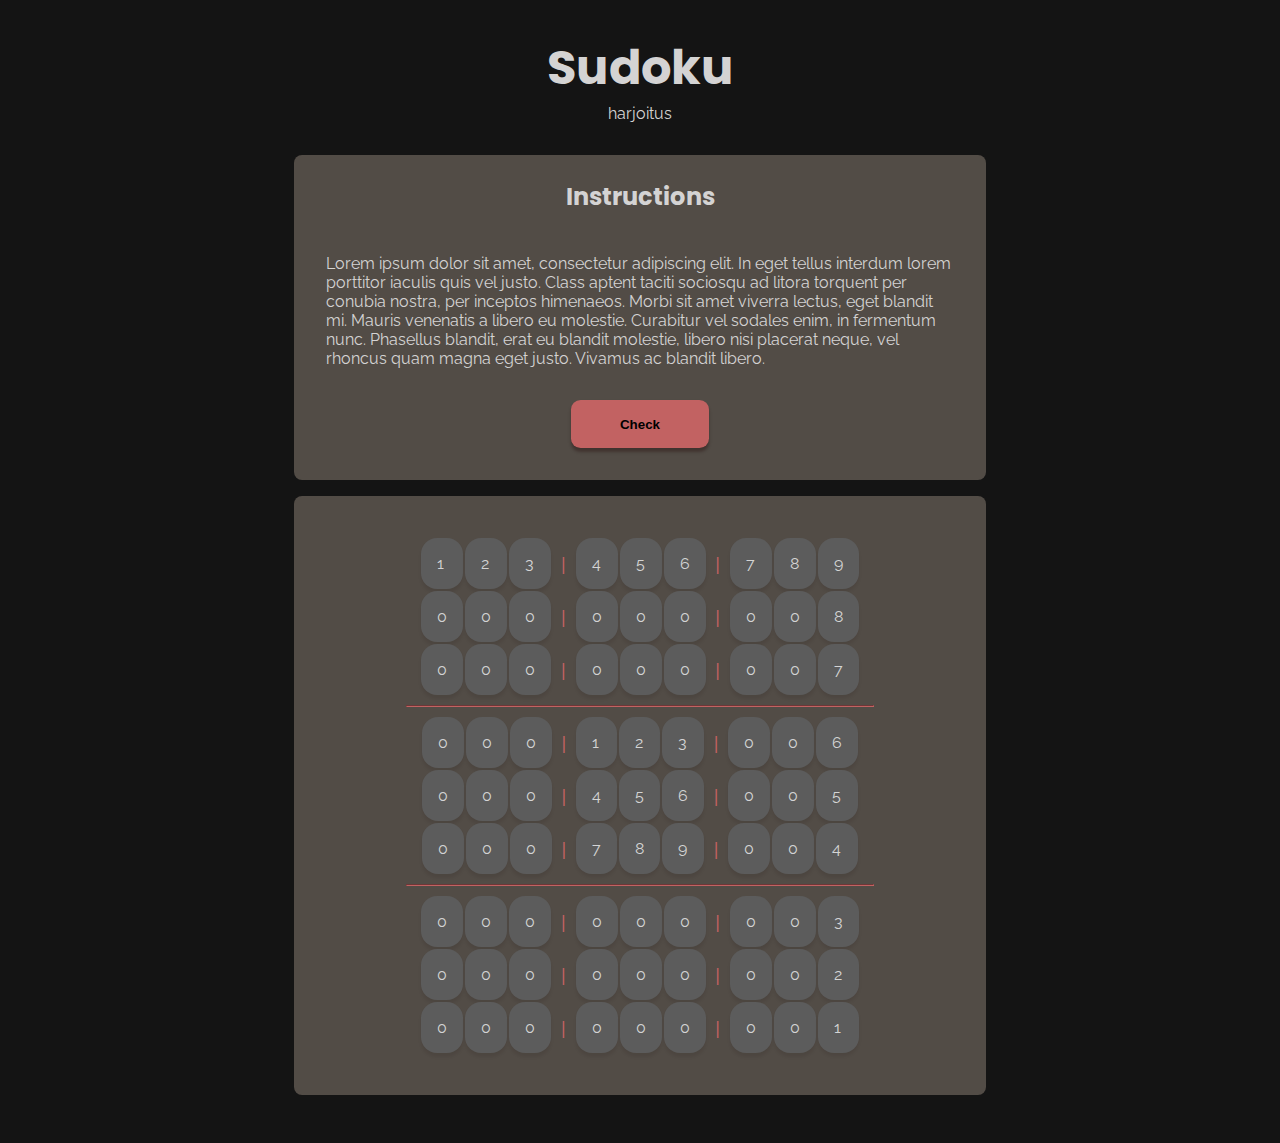
<file: Sudoku/index.html>
<html lang="en">
<head>
    <link rel="stylesheet" href="style.css">
    <meta charset="UTF-8">
    <meta http-equiv="X-UA-Compatible" content="IE=edge">
    <meta name="viewport" content="width=device-width, initial-scale=1.0">
    <script src="https://ajax.googleapis.com/ajax/libs/jquery/3.5.1/jquery.min.js"></script>
    <title>Sudoku - epic edition</title>
    <link rel="preconnect" href="https://fonts.googleapis.com">
    <link rel="preconnect" href="https://fonts.gstatic.com" crossorigin>
    <link href="https://fonts.googleapis.com/css2?family=Poppins:wght@500;700&family=Raleway&display=swap" rel="stylesheet">
</head>

<body>
    

    <h1>Sudoku</h1>
    <p class="alaotsikko">harjoitus</p>
    <div id="ohje">

        <h2>Instructions</h2>
        <p>Lorem ipsum dolor sit amet, consectetur adipiscing elit. In eget tellus interdum lorem 
            porttitor iaculis quis vel justo. Class aptent taciti sociosqu ad litora torquent per 
            conubia nostra, per inceptos himenaeos. Morbi sit amet viverra lectus, eget blandit mi. 
            Mauris venenatis a libero eu molestie. Curabitur vel sodales enim, in fermentum nunc. 
            Phasellus blandit, erat eu blandit molestie, libero nisi placerat neque, vel rhoncus 
            quam magna eget justo. Vivamus ac blandit libero.</p>

        <button id="check">Check</button>

        <div class="Fader">
            <ul>
                <li id="RowValidator">Rows: valid</li>
                <li id="ColumnValidator">Columns: valid</li>
                <li id="SquareValidator">Squares: valid</li>
            </ul>
        </div>

    </div>

    <div id="peli">

        <table class="pelitable" id="eka">
            <tr id="1">
                <td>1</td><td>2</td><td>3</td> <th class="line">|</th> <td>4</td><td>5</td><td>6</td> <th class="line">|</th> <td>7</td><td>8</td><td>9</td>
            </tr>
            <tr id="2">
                <td>0</td><td>0</td><td>0</td> <th class="line">|</th> <td>0</td><td>0</td><td>0</td> <th class="line">|</th> <td>0</td><td>0</td><td>8</td>
            </tr>
            <tr id="3">
                <td>0</td><td>0</td><td>0</td> <th class="line">|</th> <td>0</td><td>0</td><td>0</td> <th class="line">|</th> <td>0</td><td>0</td><td>7</td>
            </tr>
            </table>
            <hr>
            <table class="pelitable" id="toka">
                <tr id="1">
                    <td>0</td><td>0</td><td>0</td> <th class="line">|</th> <td>1</td><td>2</td><td>3</td> <th class="line">|</th> <td>0</td><td>0</td><td>6</td>
                </tr>
                <tr id="2">
                    <td>0</td><td>0</td><td>0</td> <th class="line">|</th> <td>4</td><td>5</td><td>6</td> <th class="line">|</th> <td>0</td><td>0</td><td>5</td>
                </tr>
                <tr id="3">
                    <td>0</td><td>0</td><td>0</td> <th class="line">|</th> <td>7</td><td>8</td><td>9</td> <th class="line">|</th> <td>0</td><td>0</td><td>4</td>
                </tr>
            </table>
            <hr>
            <table class="pelitable" id="kolmas">
                <tr id="1">
                    <td>0</td><td>0</td><td>0</td> <th class="line">|</th> <td>0</td><td>0</td><td>0</td> <th class="line">|</th> <td>0</td><td>0</td><td>3</td>
                </tr>
                <tr id="2">
                    <td>0</td><td>0</td><td>0</td> <th class="line">|</th> <td>0</td><td>0</td><td>0</td> <th class="line">|</th> <td>0</td><td>0</td><td>2</td>
                </tr>
                <tr id="3">
                    <td>0</td><td>0</td><td>0</td> <th class="line">|</th> <td>0</td><td>0</td><td>0</td> <th class="line">|</th> <td>0</td><td>0</td><td>1</td>
                </tr>
            </table>

    </div>

    <script src="scripti.js"></script>

</body>
</html>
</file>
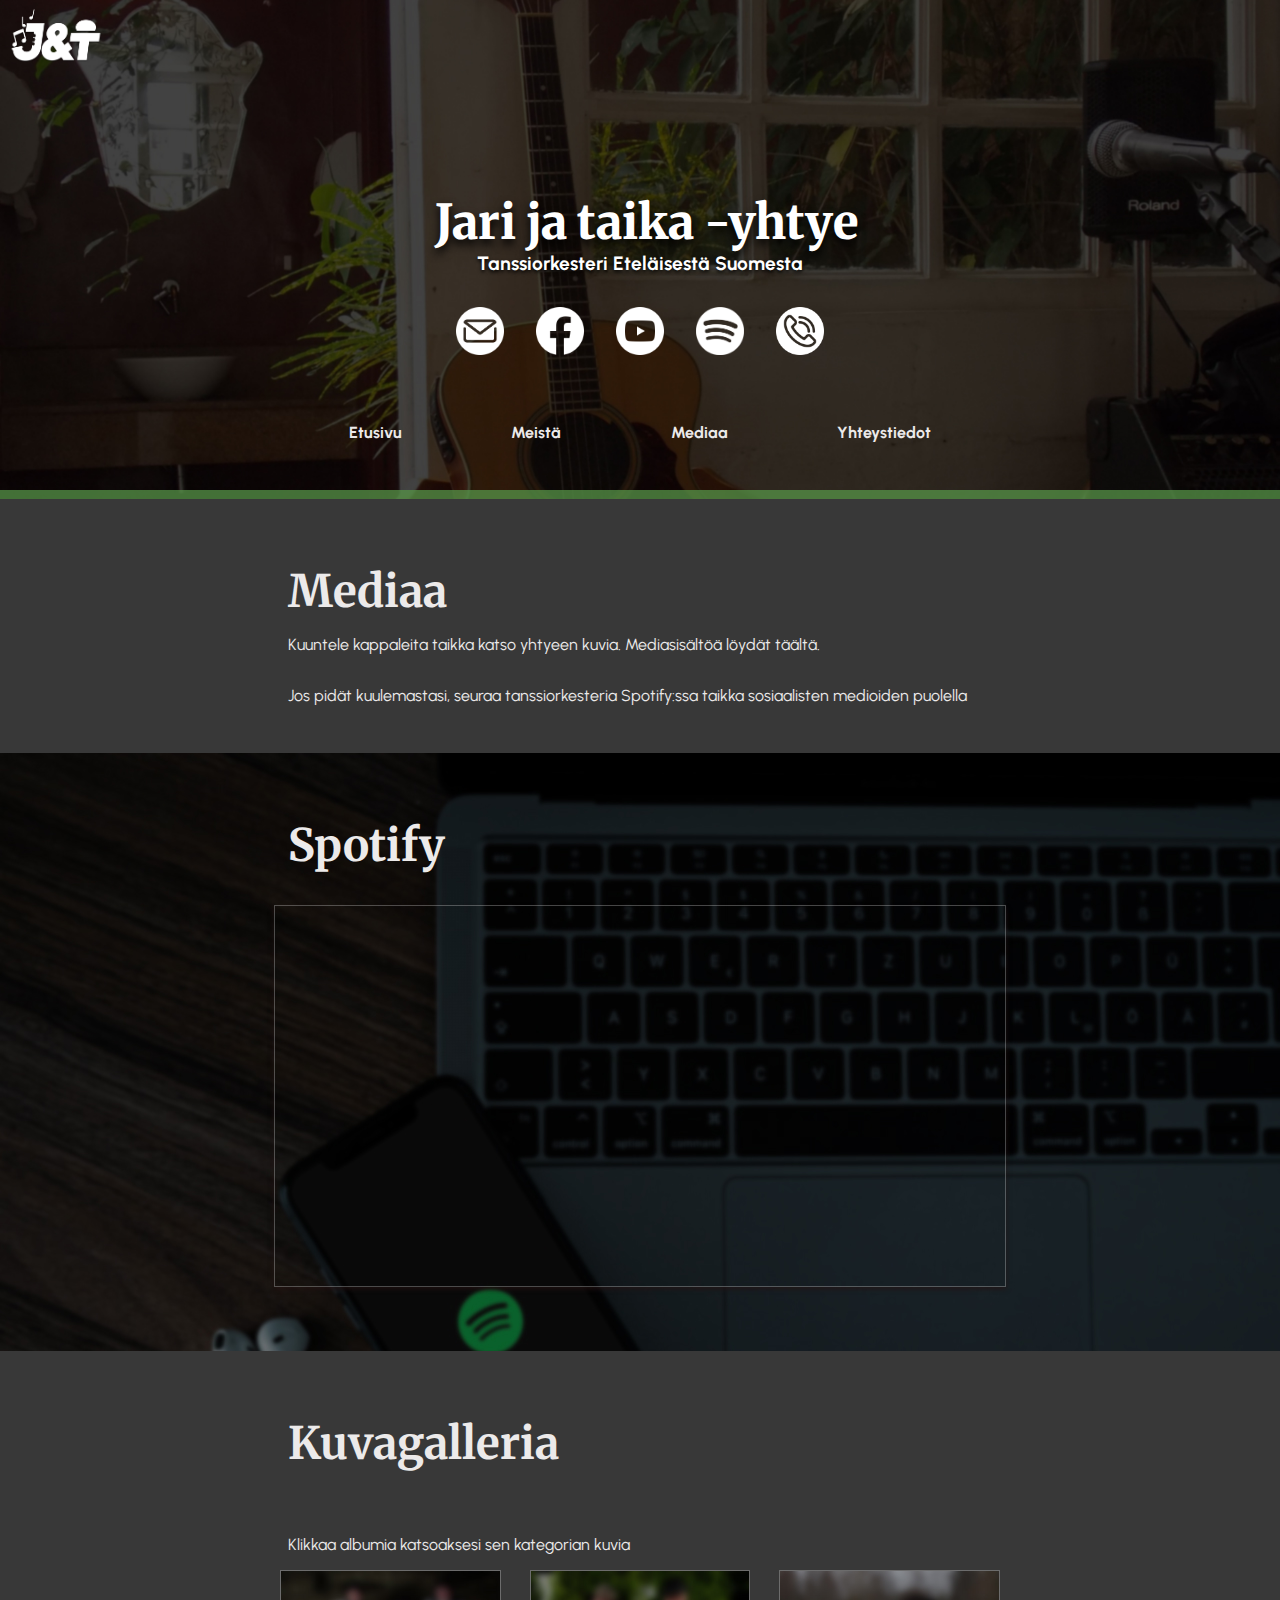
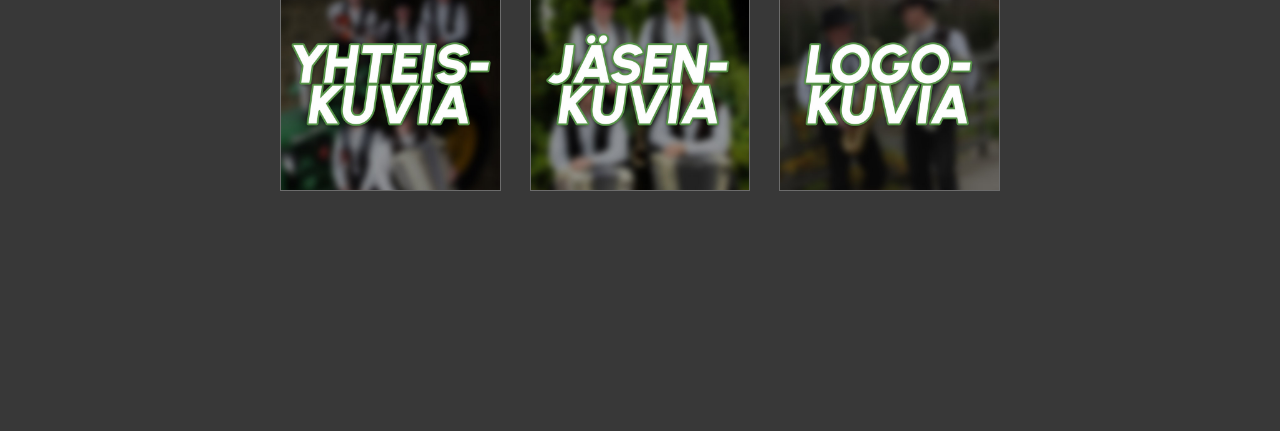
<file: projektitehtava/mediaa.html>
<!DOCTYPE html>

<html lang="fi">
<head>
    <meta charset="UTF-8">
    <title>Jari ja Taika - Etusivu</title>
    <link rel="stylesheet" href="css/stylestructure.css">
    <link rel="stylesheet" href="css/mediaquery.css">
    <meta name="viewport" content="width=device-width, initial-scale=1.0">
    <link rel="shortcut icon" type="image/svg" href="kuvat/JT-logo-square.svg">
    <link rel="preconnect" href="https://fonts.googleapis.com">
    <link rel="preconnect" href="https://fonts.gstatic.com" crossorigin>
    <link href="https://fonts.googleapis.com/css2?family=Merriweather:ital,wght@0,400;0,700;0,900;1,400;1,700&family=Urbanist:ital,wght@0,100;0,400;0,500;0,600;0,700;0,800;0,900;1,100;1,400;1,500;1,600;1,700;1,800;1,900&display=swap" rel="stylesheet">
</head>

<body>
    <header>
            <a href="index.html"><img class="pikkulogo" src="kuvat/JT-logo_dropshadow.png" alt="bändilogo"></a>
            <h1>Jari ja taika -yhtye</h1>
            <h2>Tanssi&shy;orkesteri Eteläisestä Suomesta</h2>
            <div class="somerivi">
                <a href="mailto:jaritaika@gmail.com" target="_blank"><img src="kuvat/icons/email.png" alt="email kuvake"></a>
                <a href="https://www.facebook.com/JariTaika-191704827574713/" target="_blank"><img src="kuvat/icons/facebook.png" alt="facebook kuvake"></a>
                <a href="https://www.youtube.com/watch?v=qCy4LEl-n7g" target="_blank"><img src="kuvat/icons/youtube.png" alt="youtube kuvake"></a>
                <a href="https://open.spotify.com/artist/3AXzj9CsJxWYHX9IXtlFT2?si=FiyBx59sQwOPwewxCKpl7Q" target="_blank" class="spotifyheader"><img src="kuvat/icons/spotify.png" alt="spotify kuvake" class="spotifyheader"></a>
                <a href="tel:+358407102496" target="_blank" class="puhelinheader"><img src="kuvat/icons/puhelin.png" alt="puhelin kuvake" class="puhelinheader"></a>
            </div>
            <div class="hamburger"></div>
            
        <div class="innercontainer">
        <nav class="hidden" id="etusivu">
            <ul>
                <li><a href="index.html">Etusivu</a></li>
                <li><a href="meista.html">Meistä</a></li>
                <li><a href="mediaa.html">Mediaa</a></li>
                <li><a href="yhteystiedot.html">Yhteystiedot</a></li>
            </ul>
        </nav>
        </div>
    </header>

        <div class="maincontainer">

            <article class="pääarticle">
                <div class="innercontainer">
                <h2>Mediaa</h2>
                    <p>Kuuntele kappaleita taikka katso yhtyeen kuvia. Mediasisältöä löydät täältä.</p>
                    <p>Jos pidät kuulemastasi, seuraa tanssiorkesteria Spotify:ssa taikka sosiaalisten medioiden puolella</p>
                </div>
            </article>

            <article class="spotifysoitin">
                <div class="innercontainer">
                <h2>Spotify</h2>
                <iframe id="spotifyembed" src="https://open.spotify.com/embed/artist/3AXzj9CsJxWYHX9IXtlFT2" width="950" height="380" allow="encrypted-media"></iframe>
            </div>
            </article>

            <article class="kuvagalleria">
                <div class="innercontainer">
                    <h2>Kuva&shy;galleria</h2>
                    <p>Klikkaa albumia katsoaksesi sen kategorian kuvia</p>
                <div class="thumbs">
                    <div id="thumbnail1" tabindex="1"><img src="kuvat/icons/yhteiskuvia.jpg" alt="yhteiskuvia thumbnail" id="ekathumb"></div>
                    <div id="thumbnail2" tabindex="2"><img src="kuvat/icons/jäsenkuvia.jpg" alt="yhteiskuvia thumbnail" id="tokathumb"></div>
                    <div id="thumbnail3" tabindex="3"><img src="kuvat/icons/logokuvia.jpg" alt="yhteiskuvia thumbnail" id="vikathumb"></div>
                </div>

                <div id="yhteiskuvat" class="piilotettu">

                    <a href="kuvat/kuva01.jpg" target="_blank"><img src="kuvat/kuva01.jpg" alt="Jari ja Jaakko, soittimet kädessä" id="kuva01"></a>
                    <a href="kuvat/kuva02.jpg" target="_blank"><img src="kuvat/kuva02.jpg" alt="Bändin neljä esiintyjää ryhmäkuvassa" id="kuva02"></a>
                    <a href="kuvat/kuva03.jpg" target="_blank"><img src="kuvat/kuva03.jpg" alt="Bändin neljä esiintyjää traktorilla" id="kuva03"></a>
                    <a href="kuvat/kuva04.jpg" target="_blank"><img src="kuvat/kuva04.jpg" alt="Bändin kaksi esiintyjää lavalla" id="kuva04"></a>
                    <a href="kuvat/site-header01.png" target="_blank"><img src="kuvat/site-header01.png" alt="Bändin kaksi esiintyjää lavalla" id="kuva05"></a>
                    <a href="kuvat/site-header02.png" target="_blank"><img src="kuvat/site-header02.png" alt="Bändin kaksi esiintyjää lavalla" id="kuva06"></a>

                </div>

                <div id="jäsenkuvat" class="piilotettu">

                    <a href="kuvat/jari.jpg" target="_blank"><img src="kuvat/jari.jpg" alt="Jarista kuva" id="kuva07"></a>
                    <a href="kuvat/jukka.jpg" target="_blank"><img src="kuvat/jukka.jpg" alt="Jukasta kuva" id="kuva08"></a>
                    <a href="kuvat/jaakko.jpg" target="_blank"><img src="kuvat/jaakko.jpg" alt="Jaakosta kuva" id="kuva09"></a>
                    <a href="kuvat/hannu.jpg" target="_blank"><img src="kuvat/hannu.jpg" alt="Hannusta kuva" id="kuva10"></a>

                </div>

                <div id="logokuvat" class="piilotettu">

                    <a href="kuvat/jarijataikalogo.png" target="_blank"><img src="kuvat/jarijataikalogo.png" alt="Yhtyeen logo" id="kuva11"></a>
                    <a href="kuvat/JT-logo_black.svg" target="_blank"><img src="kuvat/JT-logo.svg" alt="Toinen idea yhtyeen logosta" id="kuva12"></a>

                </div>
                </div>
            </article>

        </div>
        <script src="script.js"></script>
</body>

</html>
</file>
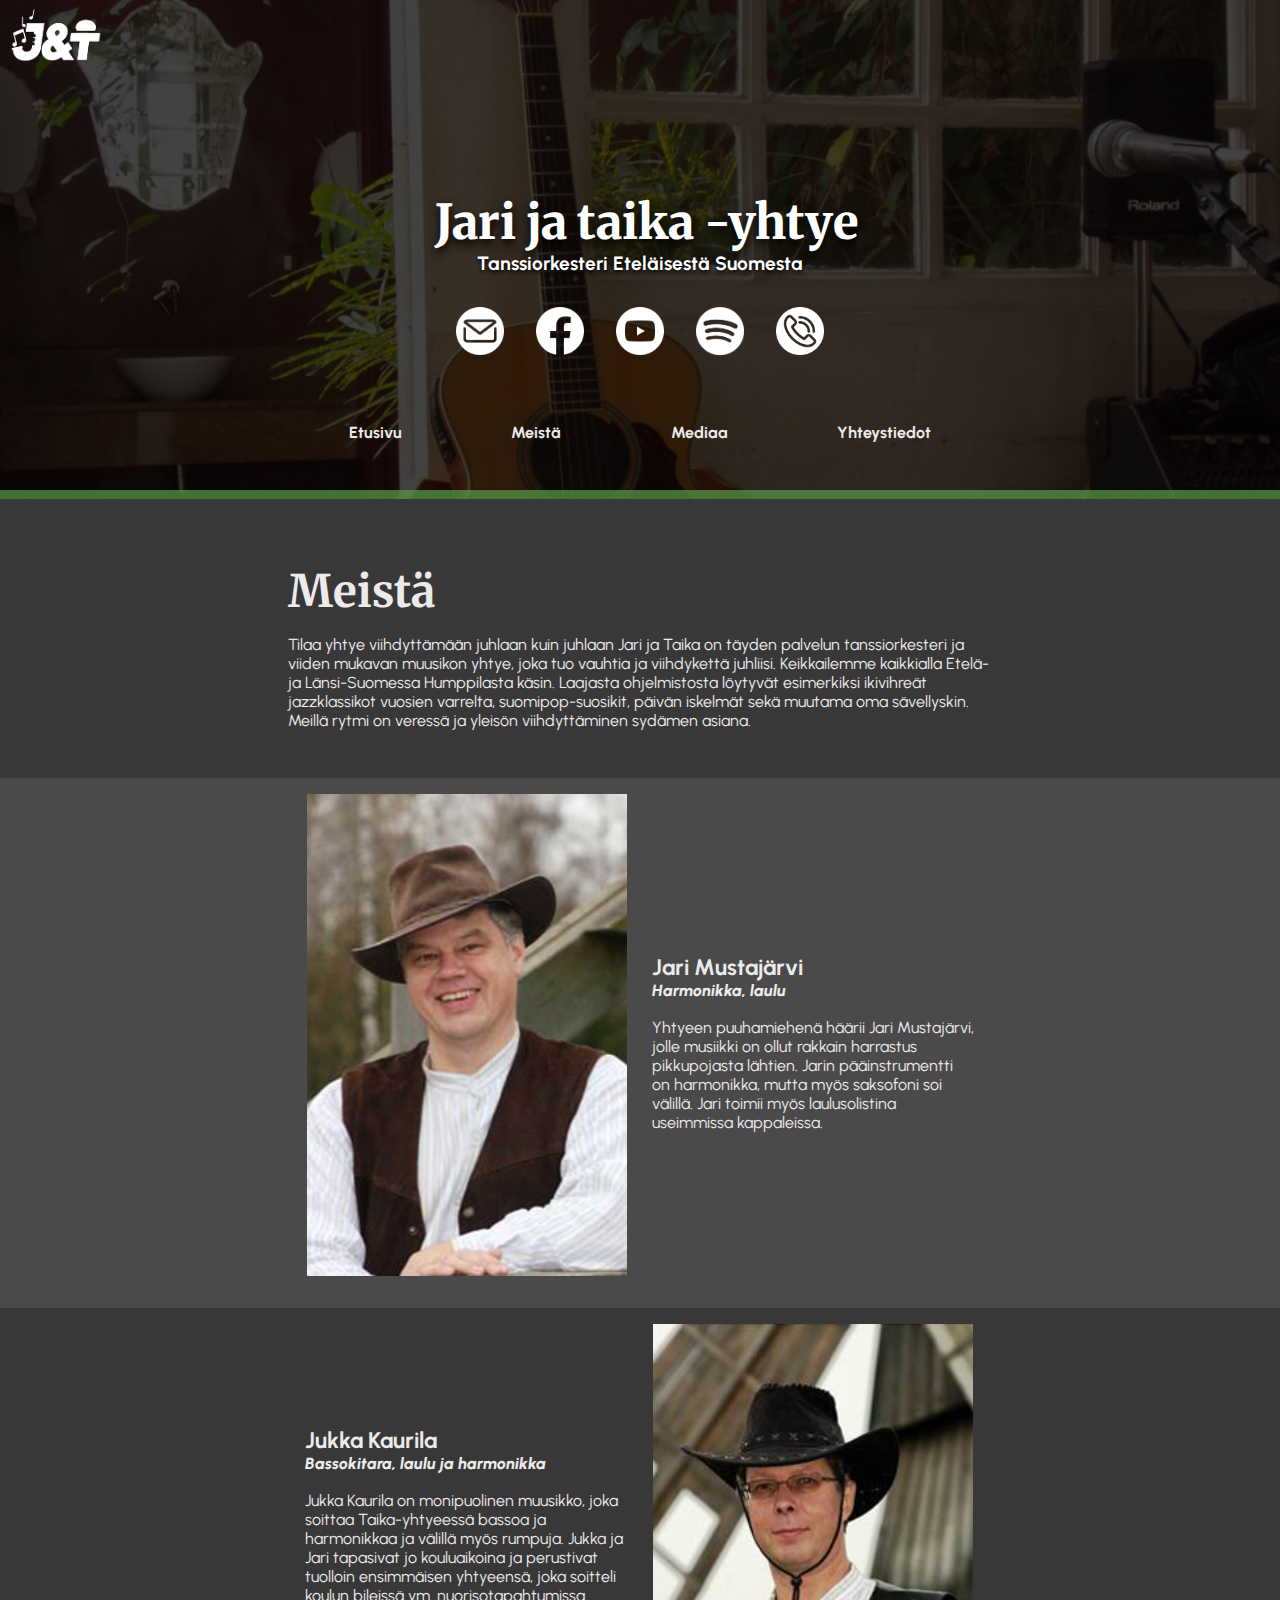
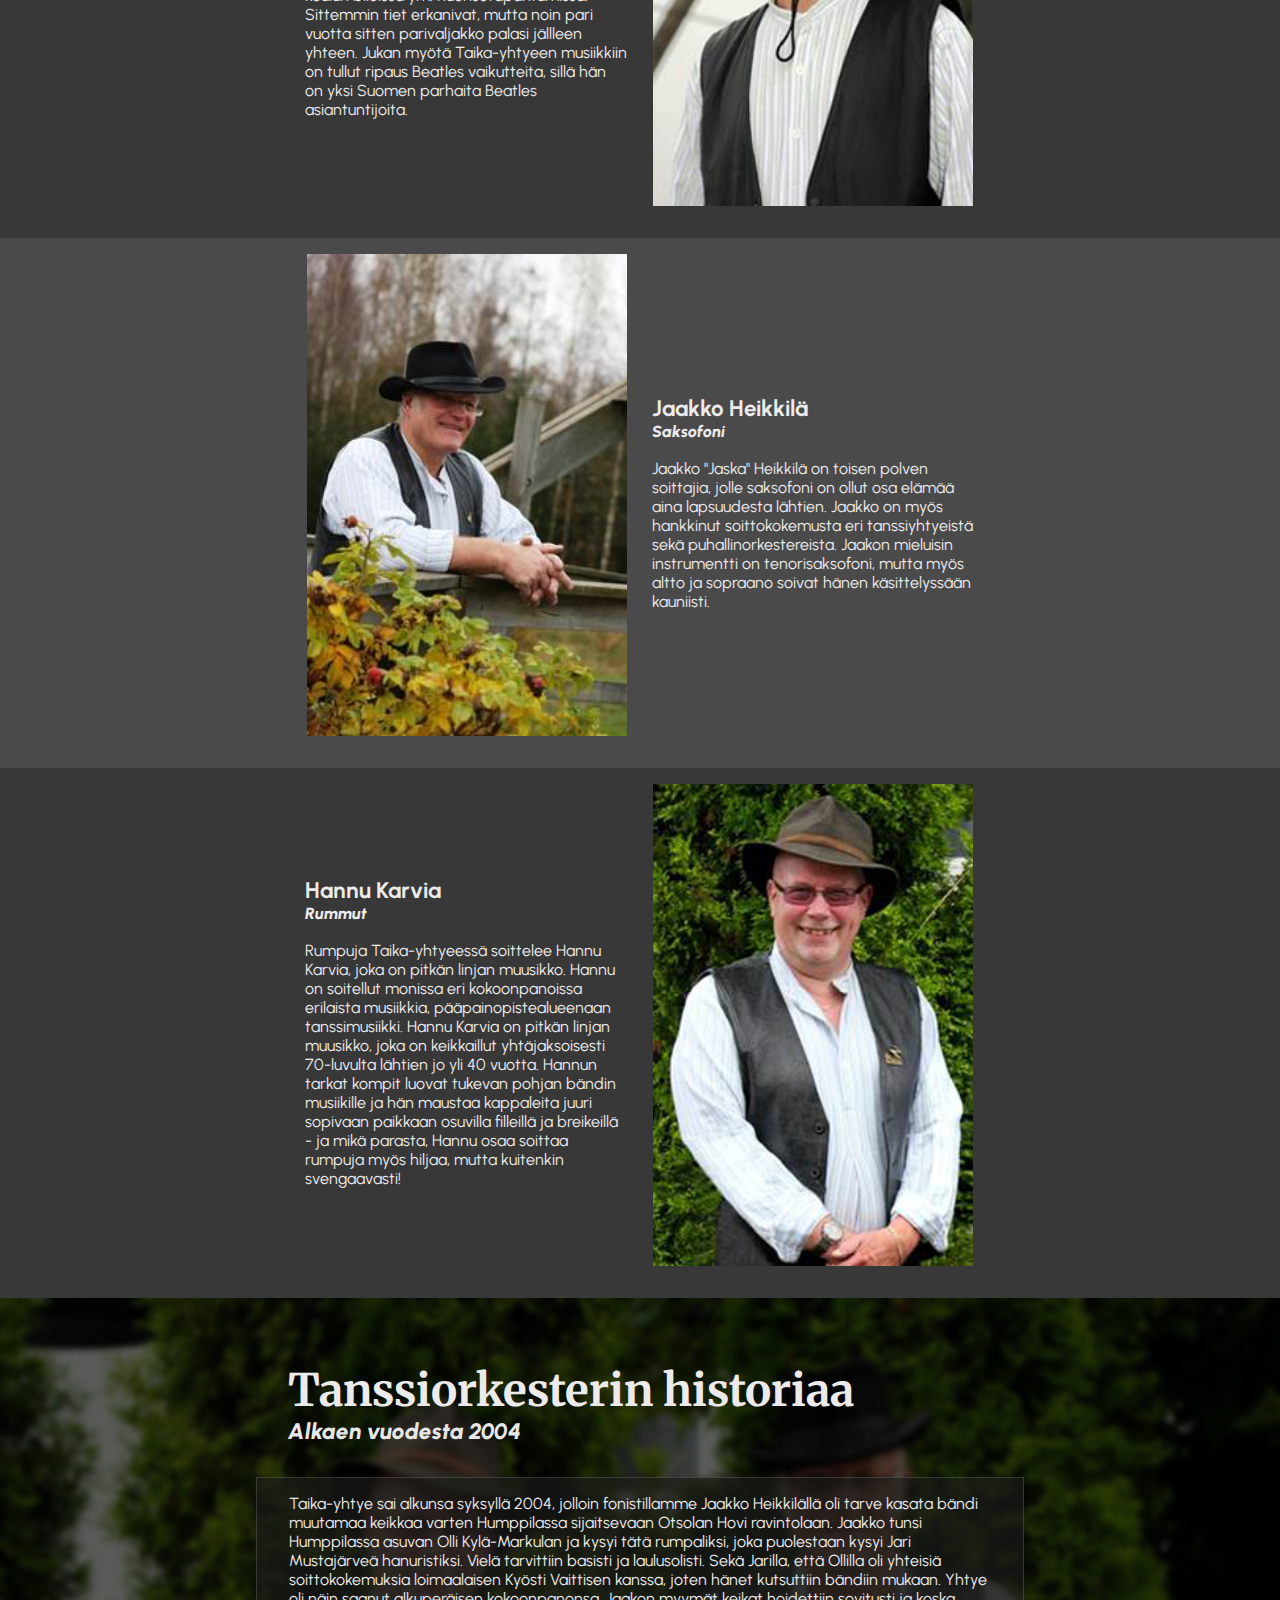
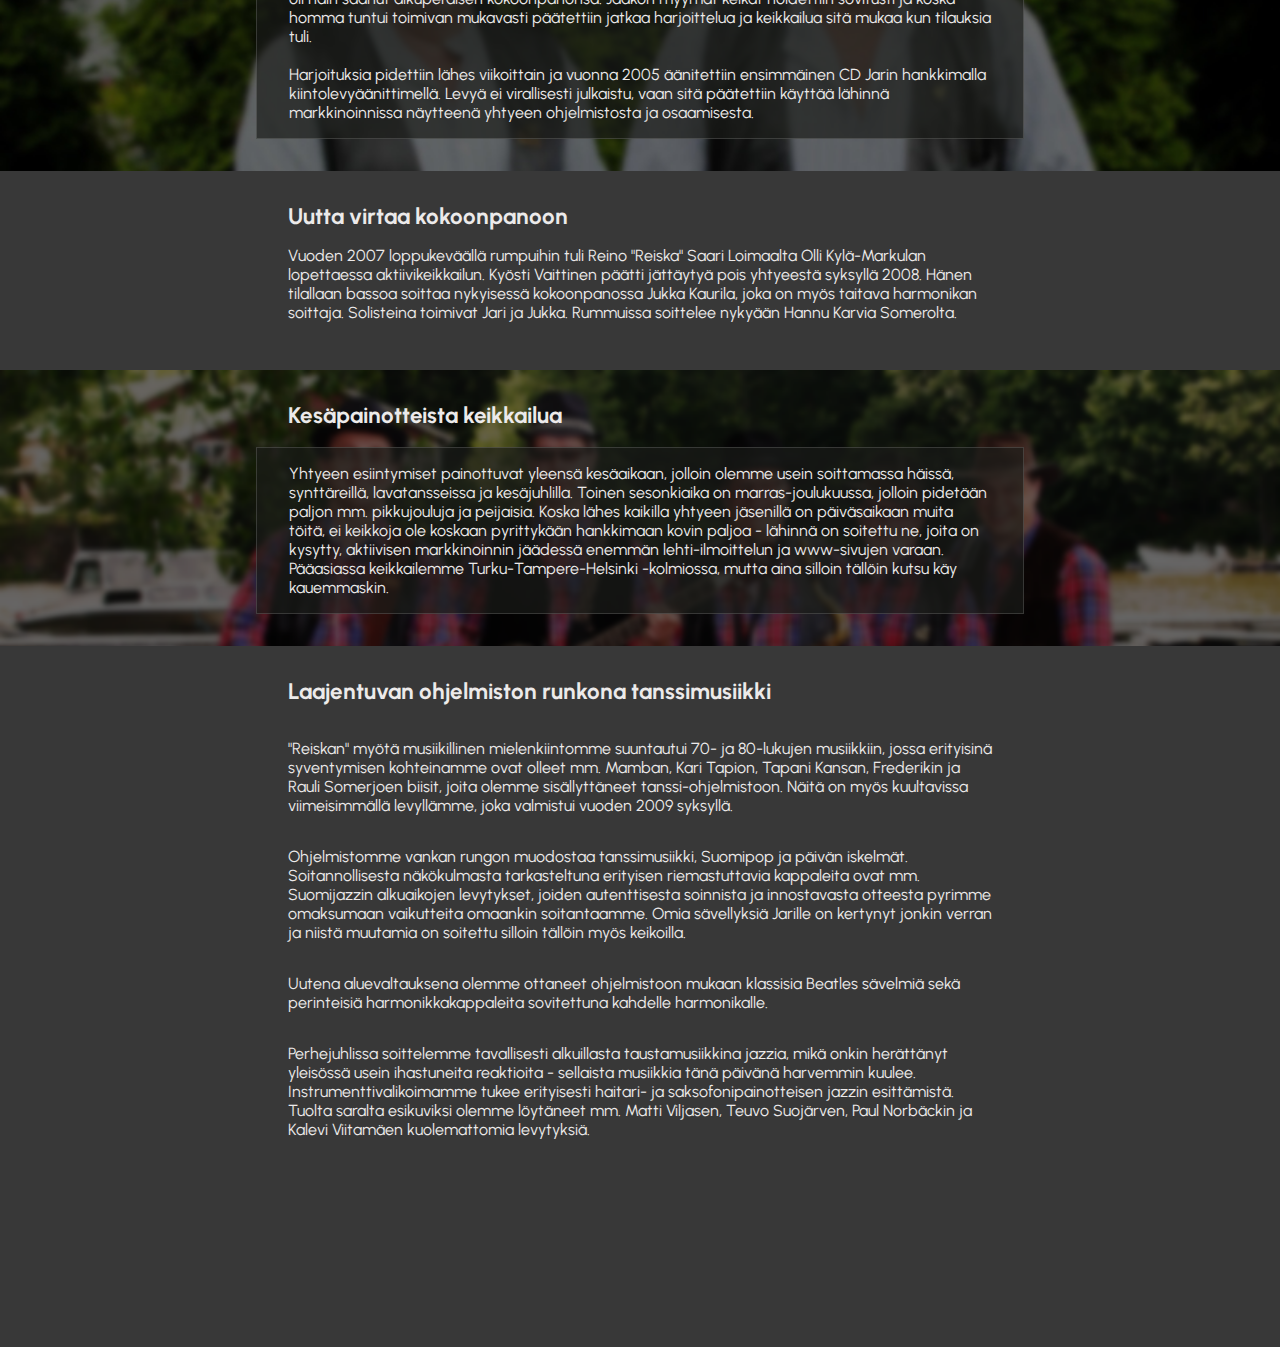
<file: projektitehtava/meista.html>
<!DOCTYPE html>

<html lang="fi">
<head>
    <meta charset="UTF-8">
        <title>Jari ja Taika - Etusivu</title>
        <link rel="stylesheet" href="css/stylestructure.css">
        <link rel="stylesheet" href="css/mediaquery.css">
        <meta name="viewport" content="width=device-width, initial-scale=1.0">
        <link rel="shortcut icon" type="image/svg" href="kuvat/JT-logo-square.svg">
        <link rel="preconnect" href="https://fonts.googleapis.com">
        <link rel="preconnect" href="https://fonts.gstatic.com" crossorigin>
        <link href="https://fonts.googleapis.com/css2?family=Merriweather:ital,wght@0,400;0,700;0,900;1,400;1,700&family=Urbanist:ital,wght@0,100;0,400;0,500;0,600;0,700;0,800;0,900;1,100;1,400;1,500;1,600;1,700;1,800;1,900&display=swap" rel="stylesheet">
</head>

<body>
    
    <header>
            <img class="pikkulogo" src="kuvat/JT-logo_dropshadow.png" alt="bändilogo">
            <h1>Jari ja taika -yhtye</h1>
            <h2>Tanssi&shy;orkesteri Eteläisestä Suomesta</h2>
            <div class="somerivi">
                <a href="mailto:jaritaika@gmail.com" target="_blank"><img src="kuvat/icons/email.png" alt="email kuvake"></a>
                <a href="https://www.facebook.com/JariTaika-191704827574713/" target="_blank"><img src="kuvat/icons/facebook.png" alt="facebook kuvake"></a>
                <a href="https://www.youtube.com/watch?v=qCy4LEl-n7g" target="_blank"><img src="kuvat/icons/youtube.png" alt="youtube kuvake"></a>
                <a href="https://open.spotify.com/artist/3AXzj9CsJxWYHX9IXtlFT2?si=FiyBx59sQwOPwewxCKpl7Q" target="_blank" class="spotifyheader"><img src="kuvat/icons/spotify.png" alt="spotify kuvake" class="spotifyheader"></a>
                <a href="tel:+358407102496" target="_blank" class="puhelinheader"><img src="kuvat/icons/puhelin.png" alt="puhelin kuvake" class="puhelinheader"></a>
            </div>
            <div class="hamburger"></div>
        
        <div class="innercontainer">
        <nav class="hidden" id="etusivu">
            <ul>
                <li><a href="index.html">Etusivu</a></li>
                <li><a href="meista.html">Meistä</a></li>
                <li><a href="mediaa.html">Mediaa</a></li>
                <li><a href="yhteystiedot.html">Yhteystiedot</a></li>
            </ul>
        </nav>
        </div>
    </header>

        <div class="maincontainer">
            <article id="meistä">
                <div class="innercontainer">
                <h2>Meistä</h2>
                <p>Tilaa yhtye viihdyttämään juhlaan kuin juhlaan Jari ja Taika on täyden palvelun 
                    tanssiorkesteri ja viiden mukavan muusikon yhtye, joka tuo vauhtia ja viihdykettä 
                    juhliisi. Keikkailemme kaikkialla Etelä- ja Länsi-Suomessa Humppilasta käsin. 
                    Laajasta ohjelmistosta löytyvät esimerkiksi ikivihreät jazzklassikot vuosien varrelta, 
                    suomipop-suosikit, päivän iskelmät sekä muutama oma sävellyskin. Meillä rytmi on 
                    veressä ja yleisön viihdyttäminen sydämen asiana.
                    </p>
                </div>
            </article>
            
            <div class="meistätausta">
            <article class="jäsenet" id="jaribio">
                <div class="vasen">
                    <img src="kuvat/jari.jpg" alt="Jari Mustajärvi">
                </div>

                <div class="oikea">
                    <h3>Jari Mustajärvi</h3>
                    <p class="rooli">Harmonikka, laulu</p> <br>
                    <p>Yhtyeen puuhamiehenä häärii Jari Mustajärvi, jolle musiikki on ollut rakkain harrastus 
                    pikkupojasta lähtien. Jarin pääinstrumentti on harmonikka, mutta myös saksofoni soi välillä. 
                    Jari toimii myös laulusolistina useimmissa kappaleissa.
                    </p>
                </div>
            </article>
            </div>

            <article class="jäsenet" id="jukkabio">

                <div class="vasen">
                    <h3>Jukka Kaurila</h3>
                    <p class="rooli">Bassokitara, laulu ja harmonikka</p> <br>
                    <p>Jukka Kaurila on monipuolinen muusikko, joka soittaa Taika-yhtyeessä bassoa ja harmonikkaa ja 
                        välillä myös rumpuja. Jukka ja Jari tapasivat jo kouluaikoina ja perustivat tuolloin ensimmäisen 
                        yhtyeensä, joka soitteli koulun bileissä ym. nuorisotapahtumissa. Sittemmin tiet erkanivat, 
                        mutta noin pari vuotta sitten parivaljakko palasi jällleen yhteen. Jukan myötä Taika-yhtyeen 
                        musiikkiin on tullut ripaus Beatles vaikutteita, sillä hän on yksi Suomen parhaita Beatles asiantuntijoita.
                    </p>
                </div>

                <div class="oikea">
                    <img src="kuvat/jukka.jpg" alt="Jukka Kaurila">
                </div>

            </article>

            <div class="meistätausta">
            <article class="jäsenet" id="jaakkobio">

                <div class="vasen">
                    <img src="kuvat/jaakko.jpg" alt="Jaakko Heikkilä">
                </div>

                <div class="oikea">
                    <h3>Jaakko Heikkilä</h3>
                    <p class="rooli">Saksofoni</p> <br>
                    <p>Jaakko "Jaska" Heikkilä on toisen polven soittajia, jolle saksofoni on ollut osa elämää aina lapsuudesta lähtien. 
                        Jaakko on myös hankkinut soittokokemusta eri tanssiyhtyeistä sekä puhallinorkestereista. Jaakon mieluisin 
                        instrumentti on tenorisaksofoni, mutta myös altto ja sopraano soivat hänen käsittelyssään kauniisti.
                    </p>
                </div>
            </article>
            </div>
            
            <article class="jäsenet" id="hannubio">

                <div class="vasen">
                    <h3>Hannu Karvia</h3>
                    <p class="rooli">Rummut</p> <br>
                    <p>Rumpuja Taika-yhtyeessä soittelee Hannu Karvia, joka on pitkän linjan muusikko. Hannu on soitellut monissa eri 
                        kokoonpanoissa erilaista musiikkia, pääpainopistealueenaan tanssimusiikki. Hannu Karvia on pitkän linjan muusikko, 
                        joka on keikkaillut yhtäjaksoisesti 70-luvulta lähtien jo yli 40 vuotta. Hannun tarkat kompit luovat tukevan pohjan 
                        bändin musiikille ja hän maustaa kappaleita juuri sopivaan paikkaan osuvilla filleillä ja breikeillä - ja mikä parasta, 
                        Hannu osaa soittaa rumpuja myös hiljaa, mutta kuitenkin svengaavasti!
                    </p>
                </div>

                <div class="oikea">
                    <img src="kuvat/hannu.jpg" alt="Hannu Karvia">
                </div>
            </article>

            <article id="historia1">
                <div class="innercontainer">
                <h2>Tanssi&shy;orkesterin historiaa</h2>
                <h3 class="alaotsikko">Alkaen vuodesta 2004</h3>
                <p>Taika-yhtye sai alkunsa syksyllä 2004, jolloin fonistillamme Jaakko Heikkilällä oli tarve kasata bändi muutamaa keikkaa varten 
                    Humppilassa sijaitsevaan Otsolan Hovi ravintolaan. Jaakko tunsi Humppilassa asuvan Olli Kylä-Markulan ja kysyi tätä rumpaliksi, 
                    joka puolestaan kysyi Jari Mustajärveä hanuristiksi. Vielä tarvittiin basisti ja laulusolisti. Sekä Jarilla, että Ollilla oli 
                    yhteisiä soittokokemuksia loimaalaisen Kyösti Vaittisen kanssa, joten hänet kutsuttiin bändiin mukaan. Yhtye oli näin saanut 
                    alkuperäisen kokoonpanonsa. Jaakon myymät keikat hoidettiin sovitusti ja koska homma tuntui toimivan mukavasti päätettiin jatkaa 
                    harjoittelua ja keikkailua sitä mukaa kun tilauksia tuli.<br><br> Harjoituksia pidettiin lähes viikoittain ja vuonna 2005 äänitettiin 
                    ensimmäinen CD Jarin hankkimalla kiintolevyäänittimellä. Levyä ei virallisesti julkaistu, vaan sitä päätettiin käyttää lähinnä 
                    markkinoinnissa näytteenä yhtyeen ohjelmistosta ja osaamisesta.</p>
                    </div>
            </article>

            <article id="historia2">
                <div class="innercontainer">
                <h3>Uutta virtaa kokoonpanoon</h3>
                <p>Vuoden 2007 loppukeväällä rumpuihin tuli Reino "Reiska" Saari Loimaalta Olli Kylä-Markulan lopettaessa aktiivikeikkailun. 
                    Kyösti Vaittinen päätti jättäytyä pois yhtyeestä syksyllä 2008. Hänen tilallaan bassoa soittaa nykyisessä kokoonpanossa Jukka Kaurila, 
                    joka on myös taitava harmonikan soittaja. Solisteina toimivat Jari ja Jukka. Rummuissa soittelee nykyään Hannu Karvia Somerolta.</p>
                    </div>
            </article>

            <article id="historia3">
                <div class="innercontainer">
                <h3>Kesäpainotteista keikkailua</h3> <br>
                <p>Yhtyeen esiintymiset painottuvat yleensä kesäaikaan, jolloin olemme usein soittamassa häissä, synttäreillä, lavatansseissa ja kesäjuhlilla. 
                    Toinen sesonkiaika on marras-joulukuussa, jolloin pidetään paljon mm. pikkujouluja ja peijaisia. Koska lähes kaikilla yhtyeen 
                    jäsenillä on päiväsaikaan muita töitä, ei keikkoja ole koskaan pyrittykään hankkimaan kovin paljoa - lähinnä on soitettu ne, 
                    joita on kysytty, aktiivisen markkinoinnin jäädessä enemmän lehti-ilmoittelun ja www-sivujen varaan. Pääasiassa keikkailemme 
                    Turku-Tampere-Helsinki -kolmiossa, mutta aina silloin tällöin kutsu käy kauemmaskin.</p>
                    </div>
            </article>

            <article id="historia4">
                <div class="innercontainer">
                <h3>Laajentuvan ohjelmiston runkona tanssimusiikki</h3> <br>
                <p>"Reiskan" myötä musiikillinen mielenkiintomme suuntautui 70- ja 80-lukujen musiikkiin, jossa erityisinä syventymisen kohteinamme 
                    ovat olleet mm. Mamban, Kari Tapion, Tapani Kansan, Frederikin ja Rauli Somerjoen biisit, joita olemme sisällyttäneet tanssi-ohjelmistoon. 
                    Näitä on myös kuultavissa viimeisimmällä levyllämme, joka valmistui vuoden 2009 syksyllä.</p>
                <p>Ohjelmistomme vankan rungon muodostaa tanssimusiikki, Suomipop ja päivän iskelmät. Soitannollisesta näkökulmasta tarkasteltuna erityisen 
                    riemastuttavia kappaleita ovat mm. Suomijazzin alkuaikojen levytykset, joiden autenttisesta soinnista ja innostavasta otteesta pyrimme 
                    omaksumaan vaikutteita omaankin soitantaamme. Omia sävellyksiä Jarille on kertynyt jonkin verran ja niistä muutamia on soitettu 
                    silloin tällöin myös keikoilla.</p>
                <p>Uutena aluevaltauksena olemme ottaneet ohjelmistoon mukaan klassisia Beatles sävelmiä sekä perinteisiä harmonikkakappaleita 
                    sovitettuna kahdelle harmonikalle.</p>
                <p>Perhejuhlissa soittelemme tavallisesti alkuillasta taustamusiikkina jazzia, mikä onkin herättänyt yleisössä usein ihastuneita 
                    reaktioita - sellaista musiikkia tänä päivänä harvemmin kuulee. Instrumenttivalikoimamme tukee erityisesti haitari- ja 
                    saksofonipainotteisen jazzin esittämistä. Tuolta saralta esikuviksi olemme löytäneet mm. Matti Viljasen, Teuvo Suojärven, Paul Norbäckin 
                    ja Kalevi Viitamäen kuolemattomia levytyksiä.</p>
                    </div>
            </article>

        </div>


    <script src="script.js"></script>
</body>

</html>
</file>
<file: projektitehtava/css/stylestructure.css>
/* perustat */

body {
    width: 100%;
    margin: 0;
    background-color: rgb(56, 56, 56);
    padding-bottom: 5rem;
}

header {
    width: 100%;
    border-bottom: 0.6rem solid rgba(86, 148, 72, 0.753);
}

nav {
    width: 100%;
}

header ul {
    margin: 0;
    padding: 0;
    list-style-type: none;
    text-align: center;
    display: flex;
    justify-content: space-around;
    /* background-image: linear-gradient(336deg, rgba(99, 190, 50, 0.096) 0%, rgba(88, 221, 88, 0.137) 100%); */
}

article {
    background-color: rgb(56, 56, 56);
    width: 100%;
    padding: 1rem 0 2rem 0;
}

.maincontainer {
    width: 100%;
    margin: 0 auto 5rem auto;
}

h2, p, a {
    margin: 0;
    font-family: 'Urbanist', sans-serif;
    color: rgb(236, 234, 234);
    word-wrap: break-word;
}

h1 {
    padding: 1em 0 1em 2rem;
    font-family: 'Merriweather', serif;
    font-size: 2.2em;
    font-weight: 800;
    word-wrap: break-word;
} /*  toinen fontti: Work Sans, Wei Huang. Maybe myös: Dosis, Impallari Type  */

h2 {
    padding: 3rem 2rem 0 2rem;
    font-family: 'Merriweather', serif;
    font-size: 2.8em;
    font-weight: 700;
}

a {
    text-decoration: none;
    color: rgb(236, 234, 234);
}

h3 {
    font-family: 'Urbanist', sans-serif;
    margin: 1rem 2rem 0 2rem;
    font-size: 1.4rem;
    color: rgb(236, 234, 234);
    hyphens: auto;
}

p {
    padding: 1rem 2rem 1rem 2rem;
}

.alaotsikko {
    margin: 0 2rem 2rem 2rem;
    padding: 0;
    font-weight: 800;
    font-style: italic;
    color: rgb(231, 231, 231);
}

.keskiotsikko {
    margin: 0 0 0 1rem;
}

hr {
    width: 90%;
}

li, a {
    font-family: 'Urbanist', sans-serif;
    font-weight: 700;
}

ul {
    flex-direction: column;
}
li {
    padding: 1em 1em 1em 1em;
}

img {
    color: rgb(228, 238, 226);
}

.esimerkki ul {
    color: rgb(236, 234, 234);
    margin: 3rem 2rem 2rem 2rem;
    padding: 0;
    list-style-type: none;
    text-align: left;
    display: flex;
    justify-content: space-around;
    background-image: linear-gradient(336deg, rgba(203, 223, 192, 0.096) 0%, rgba(255, 255, 255, 0.137) 100%);
    border: 0.1rem solid rgba(255, 255, 255, 0.080);
}

.esimerkki li:hover {
    background-color: rgba(86, 148, 72, 0.753);
    box-shadow: rgb(39, 43, 35) 0 0.4rem 1rem;
}
p a {
    text-decoration: underline;
}

table input {
    opacity: 40%;
    display: block;
    margin: 0 auto;
}
</file>
<file: projektitehtava/css/mediaquery.css>
/* universal */
header {
    background-image: url(../kuvat/kitarabg.jpg);
    background-repeat: no-repeat;
    background-position: center;
    background-size: cover;
}

header h1, header h2 {
    margin: 0;
    padding: 0;
    color: white;
    text-shadow: black 0 0.1em 0.2em ;
}

header h1 {
    padding: 4em 0 0 0.8rem;
    font-size: 3rem;
    text-align: center;
}

header h2 {
    margin-bottom: 2rem;
    font-size: 1.2rem;
    text-align: center;
    font-family: 'Urbanist', sans-serif;
}

.somerivi {
    display: flex;
    justify-content: space-evenly;
    padding: 0 4rem;
    margin: 1rem auto 3rem auto;
}

.somerivi img {
    width: 3rem;
}

.pikkulogo {
    width: 6rem;
    position: absolute;
    margin: 0.5rem 0 0 0.5rem;
}

nav {
    padding-bottom: 2rem;
}

.hamburger {
    width: 3.1em;
    height: 3.1em;
    background-image: url(../kuvat/hamburger.png);
    background-size: 100%;
    background-repeat: no-repeat;
    position: absolute;
    margin-right: 0.4rem;
    right: 0em;
}

.hamburger:hover {
    cursor: pointer;
}

ul {
    background-image: linear-gradient(336deg, rgba(99, 190, 50, 0.096) 0%, rgba(88, 221, 88, 0.137) 100%);
}

.hidden ul {
    flex-direction: row;
    justify-content: space-evenly;
}

.hidden ul li:nth-child(3) {
    display: none;
}

.hidden ul li:nth-child(4) {
    display: none;
}

/* Etusivun */

.pääarticle {
    background-color: rgb(56, 56, 56);
}

.pääarticle h2 {
    padding-bottom: 0;
}

.pallokuvat h2 {
    padding-bottom: 2rem;
    text-align: center;
}

.subcontainer {
    display: flex;
    justify-content: space-evenly;
    align-items: stretch;
    flex-wrap: wrap;
}

#jari, #jukka, #jaakko, #hannu {
    width: 50%;
    flex-basis: 50.00%;
}

.pallokuvat img {
    width: 50%;
}
.pallokuvat h3 {
    text-align: center;
}

.pallokuvat.rooli {
    text-align: center;
}

.roolietusivu {
    margin: 0 0 2rem 0;
    padding: 0;
    font-weight: 400;
    font-style: italic;
    text-align: center;
}

.infoa {
    background-image: url(../kuvat/kuva03bg.jpg);
    background-repeat: no-repeat;
    background-position: center;
    background-size: cover;
    padding-bottom: 10rem;
}

#excel {
    display: flex;
    flex-basis: 50%;
    justify-content: space-evenly;
    flex-wrap: wrap;
}

.ohjelmistotable {
    flex-basis: 100%;
}

table {
    margin: 1rem auto;
    width: 80%;
    font-weight: 600;
    background-image: linear-gradient(336deg, rgba(203, 223, 192, 0.096) 0%, rgba(255, 255, 255, 0.137) 100%);
    border: 0.1rem solid rgba(255, 255, 255, 0.062);
}

th {
    background-color: rgb(86, 148, 72);
    text-align: left;
}

td {
    color: rgb(204, 204, 204);
}

td a {
    color: rgb(204, 204, 204);
    text-decoration: underline;
}

table, th, td {
    border-collapse: collapse;
    font-family: 'Urbanist', sans-serif;
}

th, td {
    padding: 0.8rem 0.5rem 0.5rem 0.5rem;
}

tr:nth-child(odd) {
    background-color: rgba(0, 0, 0, 0.068);
}

tr:hover {
    background-color: rgba(0, 0, 0, 0.637);
    box-shadow: rgb(39, 43, 35) 0 0.4rem 1rem;
}

table:hover {
    box-shadow: rgba(39, 43, 35, 0.171) 0 0.4rem 1rem;
}

/* Meistä -sivu */

#meistä {
    background-color: rgb(56, 56, 56);
}

.vasen, .oikea {
    width: 45%;
}

.jäsenet p{
    padding: 0;
    margin: 0;
}

.jäsenet img {
    width: 100%;
}

.jäsenet {
    margin: 0;
    display: flex;
    justify-content: center;
    align-items: center;
    column-gap: 1.5rem;
}

.jäsenet h3 {
    margin-left: 0;
}

.rooli {
    margin-bottom: 1em;
    font-weight: 800;
    font-style: italic;
}

article img {
    width: 95%;
    display: block;
    margin: 0 auto;
}

#jaribio {
    background-color: rgb(75, 74, 74);
}

#jaakkobio {
    background-color: rgb(75, 74, 74);
}

#historia1 {
    background-image: url(../kuvat/kuva02bg.jpg);
    background-repeat: no-repeat;
    background-position: top;
    background-size: cover;
}

#historia3 {
    background-image: url(../kuvat/site-header02bg.png);
    background-repeat: no-repeat;
    background-position: top;
    background-size: cover;
}

#historia1 p, #historia3 p {
    background-color: rgba(27, 29, 26, 0.671);
    border-top: 0.05rem solid rgba(255, 255, 255, 0.15);
    border-bottom: 0.05rem solid rgba(255, 255, 255, 0.15);
}


/* Mediaa -sivu */

#spotifyembed {
    margin: 2rem auto 2rem auto;
    width: 95%;
    display: block;
    box-shadow: rgba(37, 18, 18, 0.664) 0 0.2em 0.3em;
    border: 0.1rem solid rgba(228, 227, 227, 0.301);
}

.spotifysoitin {
    background-image: url(../kuvat/spotifybg.jpg);
    background-repeat: no-repeat;
    background-position: top;
    background-size: cover;
}

.kuvagalleria h2 {
    margin-bottom: 3rem;
}

.thumbs {
    display: flex;
    flex-wrap: wrap;
    justify-content: space-evenly;
    row-gap: 2rem;
    margin-bottom: 3rem;
}

#thumbnail1, #thumbnail2, #thumbnail3{
    width: 70%;
}

.kuvagalleria img {
    max-width: 25rem;
    border: 0.1rem solid rgba(228, 227, 227, 0.301);
}

.kuvagalleria img:hover {
    box-shadow: rgba(23, 37, 18, 0.664) 0 0.5rem 0.5em;
}

#yhteiskuvat, #jäsenkuvat {
    flex-direction: row;
    display: flex;
    flex-wrap: wrap;
    column-gap: 1rem;
    row-gap: 3rem;
    justify-content: space-evenly;
}

#kuva01, #kuva02, #kuva03, #kuva04, #kuva05, #kuva06, #kuva07, #kuva08, #kuva09, #kuva10, #kuva11, #kuva12 {
    flex-basis: 20%;
    margin-top: 1rem;
}

#kuva07, #kuva08, #kuva09, #kuva10 {
    flex-basis: 30%;
}

#kuva04, #kuva05, #kuva06 {
    width: 80%;
}

#kuva11, #kuva12 {
    padding: 2rem;
}

#yhteiskuvat.piilotettu, #jäsenkuvat.piilotettu, #logokuvat.piilotettu {
    display: none;
}

#jäsenkuvat {
    margin: 2rem 0;
}

#logokuvat {
    width: 90%;
    display: block;
    margin: 0 auto;
}

.valittu img {
    border-top: 1rem solid rgba(86, 148, 72, 0.712);
}

/* yhteystiedot -sivu */

.somet {
    background-image: url(../kuvat/stagebg.jpg);
    background-repeat: no-repeat;
    background-position: top;
    background-size: auto;
}

.somet img {
    width: 7rem;
}

.somet h3 {
    margin: 1rem 0 0 0;
}

.somecontainer {
    padding: 2rem 0 2rem 0;
    display: flex;
    flex-wrap: wrap;
    justify-content: space-evenly;
    align-content: space-around;
    row-gap: 2rem;
}

.facebook, .twitter, .spotify, .youtube, #puhelin, #sposti {
    flex-basis: 100%;
    text-align: center;
}

#yhteystiedot {
    padding: 2rem 0 3rem 0;
    display: flex;
    row-gap: 2rem;
    justify-content: space-evenly;
    flex-wrap: wrap;
}

#yhteystiedot img {
    width: 7rem;
}

@media (max-width: 300px) {
    .somerivi {
        flex-direction: column;
        gap: 10% 0;
        padding: 0;
    }
    .somerivi a img {
        margin: 0.3rem auto;
        display: block;
    }
}

@media (max-width: 400px) {
    /* Etusivun */

    .puhelinheader, .spotifyheader {
        display: none;
    }

    .hidden ul li:nth-child(2) {
        display: none;
    }

    .hidden ul {
        flex-direction: column;
    }   

    .somerivi {
        width: 50%;
        gap: 0 1rem;
    }

    #jari, #jukka, #jaakko, #hannu {
        width: 50%;
        flex-basis: 100%;
    }
}

@media (min-width: 550px) {

    .ohjelmistotable {
        flex-basis: 50%;
    }
    .hidden ul li:nth-child(3) {
        display: block;
    }  
    .somerivi {
        justify-content: center;
        gap: 0 2rem;
    }
    .facebook, .twitter, .spotify, .youtube, #puhelin, #sposti {
        flex-basis: 50%;
    }
    #thumbnail1, #thumbnail2, #thumbnail3{
        width: 43%;
    }
}

@media (min-width: 700px) {

    .hamburger {
        display: none;
    }

    ul {
        background-image: none;
    }

    .hidden ul li:nth-child(4) {
        display: block;
    }

    #jari, #jukka, #jaakko, #hannu {
        width: 6rem;
        flex-basis: 33.33333%;
    }

    .facebook, .twitter, .spotify, .youtube, .puhelin, .sposti {
        flex-basis: 25%;
    }

    #logokuvat {
        width: 60%;
}

@media (min-width: 800px){

    #jari, #jukka, #jaakko, #hannu {
        flex-basis: 20%;
    }
    .pallokuvat img {
        width: 7rem;
    }
    .innercontainer {
        margin: 0 6rem;
    }

    .meistätausta {
        width: 100%;
        background-color: rgb(75, 74, 74);
    }

    .jäsenet {
        width: 76%;
        margin: 0 auto;
    }

    #historia1 p, #historia3 p {
        border: 0.05rem solid rgba(255, 255, 255, 0.15);
    }

    .somet img {
        width: 5rem;
    }

    .facebook, .twitter, .spotify, .youtube, #sposti, #puhelin {
        flex-basis: 25%;
        width: 5rem;
    }

    #kuva04, #kuva05, #kuva06 {
        width: 40rem;
    }
}

@media (min-width: 1000px) {
    .ohjelmistotable {
        flex-basis: 33.333333333%;
    }
    .jäsenet img {
        width: 20rem;
    }
    #thumbnail1, #thumbnail2, #thumbnail3 {
        width: 30%;
    }
}

@media (min-width: 1200px) {
    .innercontainer {
        margin: 0 20%;
    }
    .somecontainer{
        row-gap: 4rem;
    }
    .jäsenet {
        width: 56%;
        margin: 0 auto;
    }
}

@media (min-width: 1500px) {
    .innercontainer {
        max-width: 1200px;
    }
    .somecontainer{
        row-gap: 4rem;
    }
    .jäsenet {
        max-width: 1200px;
        margin: 0 21%;
        justify-content: space-between;
    }
}}
</file>
<file: Sudoku/style.css>
body {
    margin: 0 auto;
    padding: 2rem 0;
    width: 90%;
    background-color: rgb(20, 20, 20);
}

#ohje {
    width: 60%;
    background-color: rgb(82, 76, 70);
    margin: 0 auto;
    border-radius: 0.5rem;
    padding: 0 0 2rem 0;
}

#peli {
    margin: 1rem auto;
    padding: 2rem 0;
    width: 60%;
    background-color: rgb(82, 76, 70);
    border-radius: 0.5rem;
}

h1, h2 {
    color: rgb(212, 211, 211);
    margin: 0;
    text-align: center;
    font-family: 'Poppins', sans-serif;
}

h1 {
    font-size: 3rem;
}

h2 {
    padding: 1.5rem 0;
}

p {
    color: rgb(212, 211, 211);
    padding: 0 2rem 1rem 2rem;
    font-family: 'Raleway', sans-serif;
}

.alaotsikko {
    margin: 0 auto;
    text-align: center;
    padding: 0 2rem 2rem 2rem;
}

table {
    margin: 0 auto;
    padding: 0.5rem 0;
}

table td {
    color: rgb(212, 212, 212);
    padding: 1rem;
    background-color: rgb(92, 92, 92);
    border-radius: 1rem;
    font-family: 'Raleway', sans-serif;
    box-shadow: 0 0.2rem 0.2rem rgba(29, 1, 1, 0.082);
}

table td:not(.line):hover {
    background-color: rgb(100, 72, 72);
    cursor: crosshair;
    -webkit-touch-callout: none;
    -webkit-user-select: none;
    -khtml-user-select: none;
    -moz-user-select: none;
    -ms-user-select: none;
    user-select: none;
}

hr {
    margin: 0 7rem;
    border-color: rgb(194, 98, 98);
}

th {
    color: rgb(194, 98, 98);
    margin: 2rem 2rem;
    padding: 0 0.5rem;
    font-weight: 800;
    background-color: rgba(230, 230, 230, 0);
    font-size: 1.2rem;
}

button {
    margin: 0 auto;
    display: block;
    border: none;
    background-color: rgb(194, 98, 98);
    width: 20%;
    height: 3rem;
    border-radius: 0.6rem;
    font-weight: 800;
    box-shadow: 0 0.2rem 0.2rem rgba(29, 1, 1, 0.329);
}

button:active {
    background-color: rgb(128, 117, 103);
}

ul {
    color: rgb(255, 255, 255);
    text-decoration: none;
    list-style: none;
    padding: 0 3rem;
    text-align: center;
    font-family: 'Raleway', sans-serif;
    color: rgb(212, 211, 211);
}

li {
    padding: 0.5rem 0;
}

.ScrollAnimation {
    animation: scroll 1s ease-in-out;
    animation-fill-mode: both;
}

@keyframes scroll {
    from {height: 30%;}
    to {height: 41%;}
}

div .Fader {
    display: none;
}

.Fader.FadeAnimation {
    display: block;
    animation: fadeIn 1s ease-in-out 1s 1 forwards;
    animation-fill-mode: backwards;
}

@keyframes fadeIn {
    from { opacity: 0; }
    to { opacity: 1}
}

.breathFade {
    animation: breath 2s ease-in-out 2s 3;
}

/* 
    background-color: rgb(92, 92, 92); 
    background-color: rgb(194, 98, 98);
*/

@keyframes breath {
    0% { background-color: rgb(92, 92, 92); }
    50% { background-color: rgb(194, 98, 98); color: black; }
    100% { background-color: rgb(92, 92, 92);}
}

@media (max-width: 850px) {

    body {
        width: 100%;
    }

    #ohje, #peli {
        width: 80%;
    }
}

@media (max-width: 600px) {
    #ohje, #peli {
        width: 100%;
    }
}

@media (max-width: 400px) {
    table td, table tr {
        font-size: 0.8rem;
        padding: 0.5rem 1rem;
    }
}
</file>
